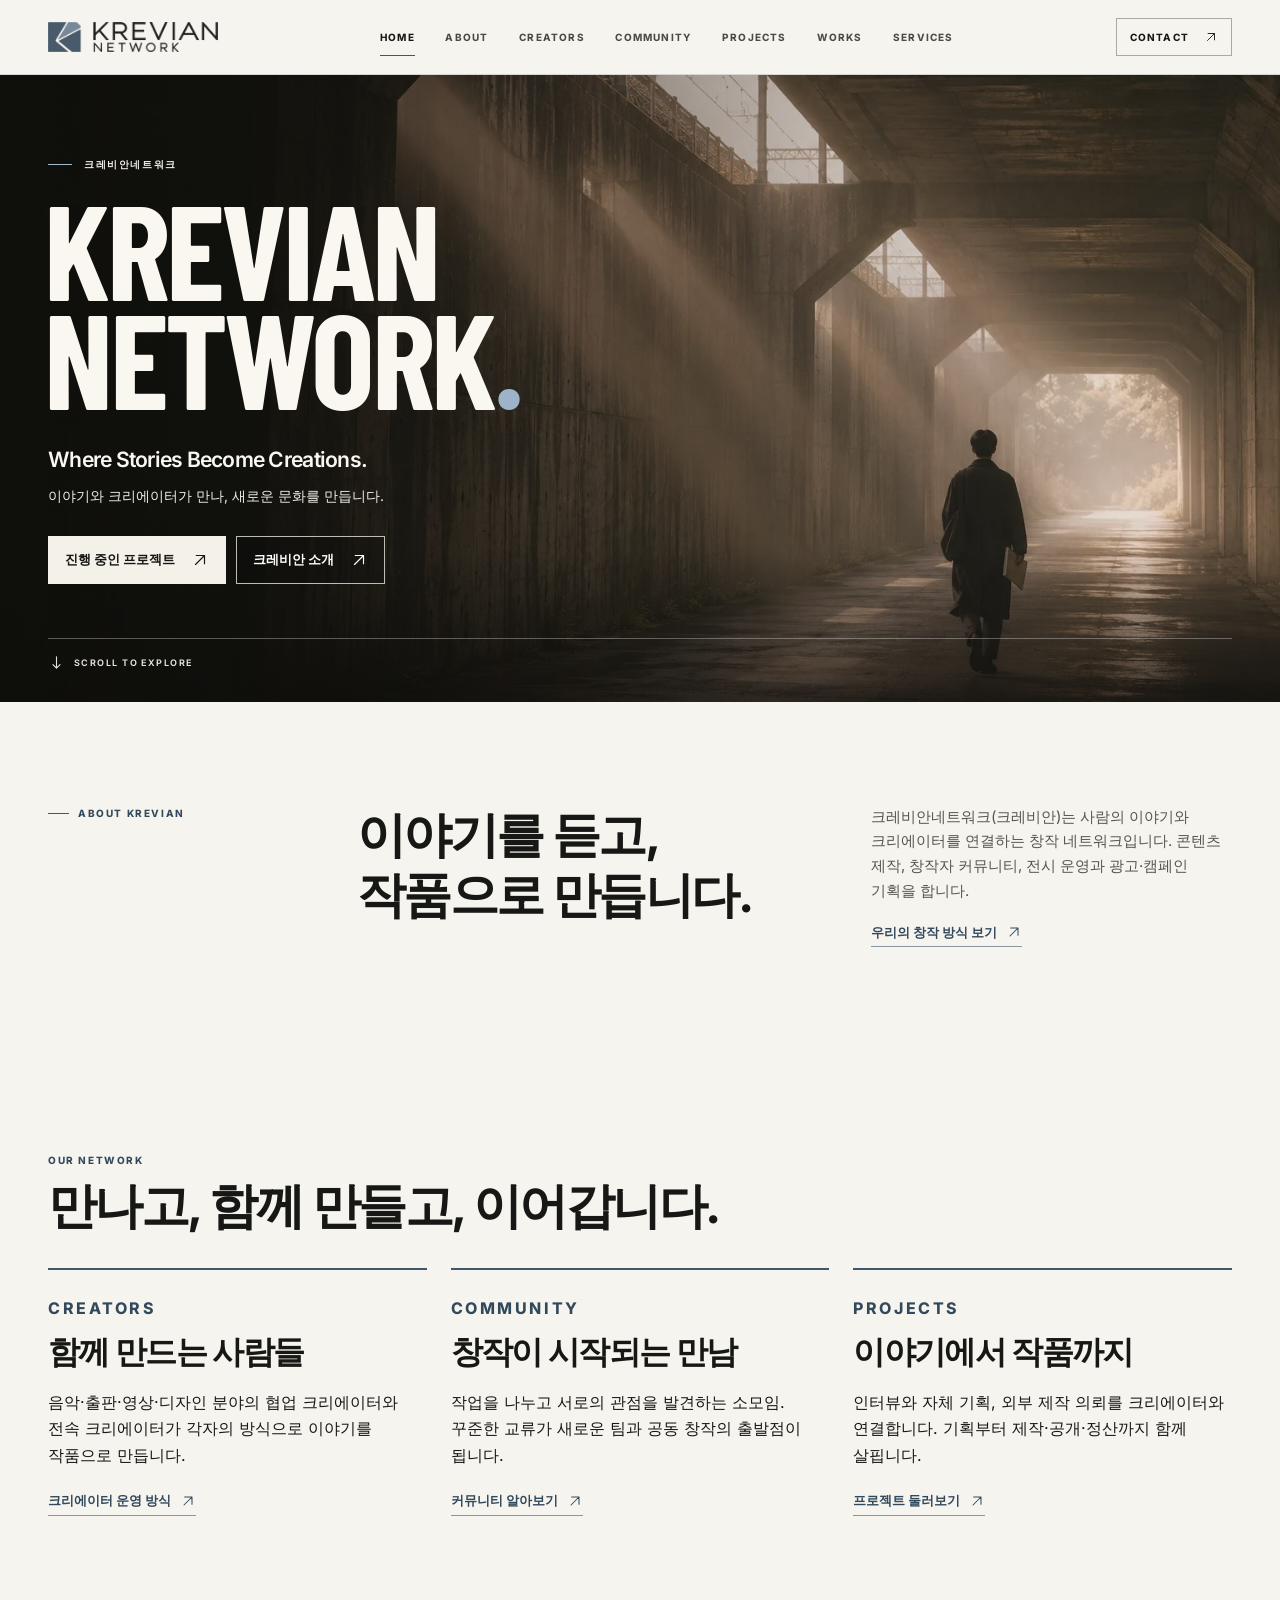
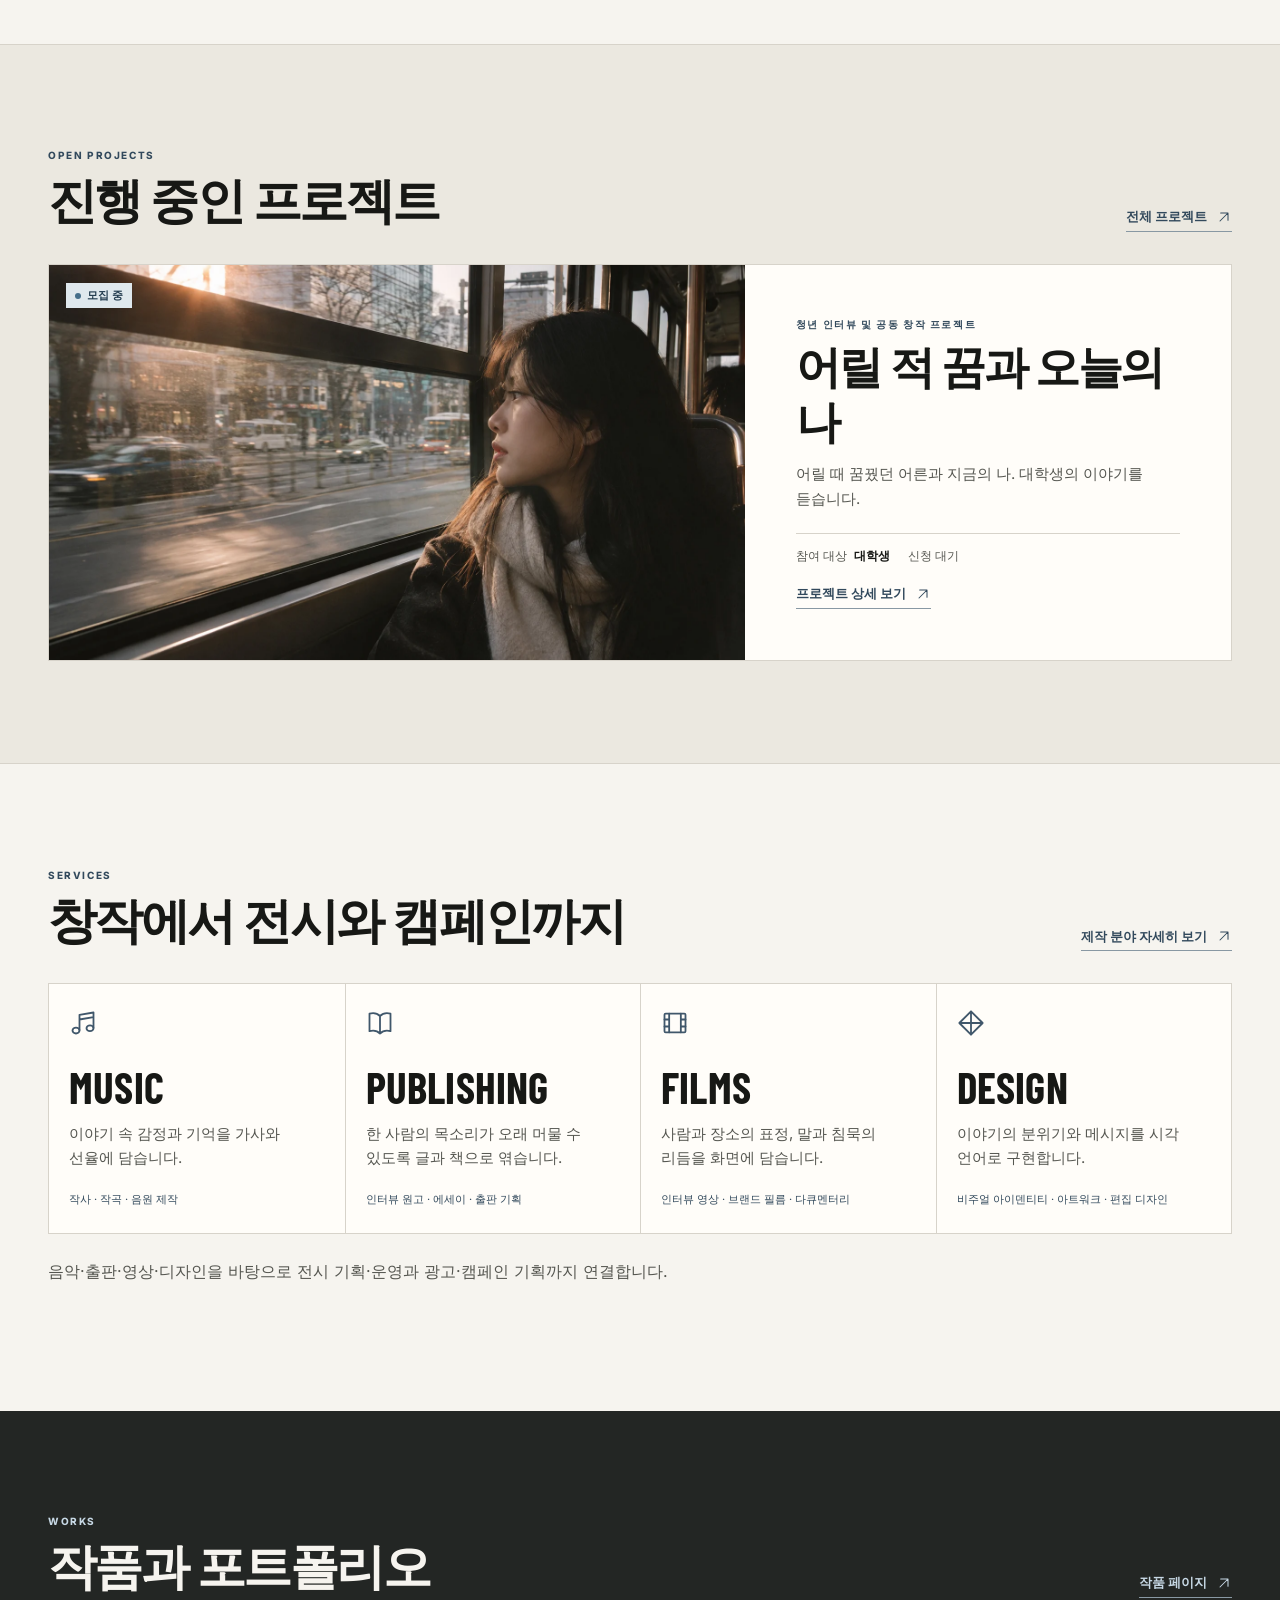
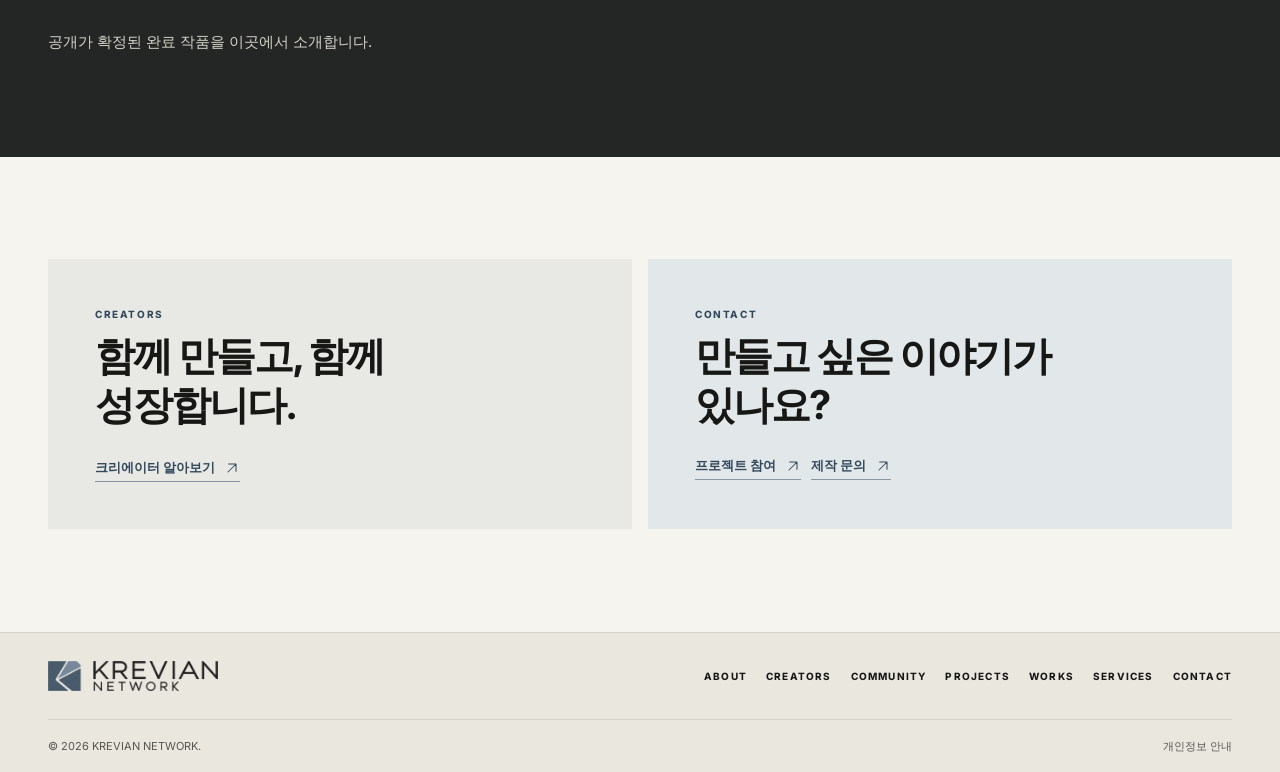
<file: index.html>
<!DOCTYPE html><html lang="ko"><head><meta charSet="utf-8"/><meta name="viewport" content="width=device-width, initial-scale=1"/><link rel="stylesheet" href="_next/static/css/90b5fcaf06d59198.css" data-precedence="next"/><meta name="description" content="크레비안네트워크(크레비안)는 사람의 이야기와 크리에이터를 연결하는 창작 네트워크입니다. 콘텐츠 제작, 창작자 커뮤니티, 전시 운영과 광고·캠페인 기획을 합니다."/><link rel="canonical" href="https://krevian-pd.art/"/><meta name="google-site-verification" content="pJuSFLHGsSRSgvp0l23GIhP0J8r2oN1fy8HzkA71kTw"/><meta name="naver-site-verification" content="f6e91b881ddd0055997c91430da2728e52274e86"/><meta property="og:title" content="크레비안네트워크 공식 웹사이트 | KREVIAN NETWORK"/><meta property="og:description" content="크레비안네트워크(크레비안)는 사람의 이야기와 크리에이터를 연결하는 창작 네트워크입니다. 콘텐츠 제작, 창작자 커뮤니티, 전시 운영과 광고·캠페인 기획을 합니다."/><meta property="og:site_name" content="크레비안네트워크"/><meta property="og:locale" content="ko_KR"/><meta property="og:image" content="https://krevian-pd.art/images/underpass.webp"/><meta property="og:image:width" content="1536"/><meta property="og:image:height" content="1024"/><meta property="og:type" content="website"/><meta name="twitter:card" content="summary_large_image"/><meta name="twitter:title" content="크레비안네트워크 공식 웹사이트 | KREVIAN NETWORK"/><meta name="twitter:description" content="크레비안네트워크(크레비안)는 사람의 이야기와 크리에이터를 연결하는 창작 네트워크입니다. 콘텐츠 제작, 창작자 커뮤니티, 전시 운영과 광고·캠페인 기획을 합니다."/><meta name="twitter:image" content="https://krevian-pd.art/images/underpass.webp"/><meta name="twitter:image:width" content="1536"/><meta name="twitter:image:height" content="1024"/><link rel="icon" href="icon.png?07f0030065e5c765" type="image/png"/><title>크레비안네트워크 공식 웹사이트 | KREVIAN NETWORK</title></head><body><div hidden=""><!--$--><!--/$--></div><a class="skip" href="#main">본문으로 건너뛰기</a><header class="header"><div class="head-inner"><a class="wordmark" aria-label="KREVIAN NETWORK 홈" href="./"><img alt="" loading="lazy" width="1560" height="277" decoding="async" data-nimg="1" style="color:transparent" src="images/krevian-network-logo.webp"/></a><nav class="desktop-nav" aria-label="주 메뉴"><a aria-current="page" href="./">HOME</a><a href="about/">ABOUT</a><a href="creators/">CREATORS</a><a href="community/">COMMUNITY</a><a href="projects/">PROJECTS</a><a href="works/">WORKS</a><a href="services/">SERVICES</a></nav><a class="top-contact desktop-contact" href="contact/">CONTACT <svg width="14" height="14" viewBox="0 0 24 24" fill="none" stroke="currentColor" stroke-width="1.55" stroke-linecap="round" stroke-linejoin="round" aria-hidden="true"><path d="M6 18 18 6M7 6h11v11"></path></svg></a><details class="mobile-nav"><summary aria-label="메뉴 열기"><span></span><span></span></summary><nav aria-label="모바일 주 메뉴"><a aria-current="page" href="./">HOME</a><a href="about/">ABOUT</a><a href="creators/">CREATORS</a><a href="community/">COMMUNITY</a><a href="projects/">PROJECTS</a><a href="works/">WORKS</a><a href="services/">SERVICES</a><a href="contact/">CONTACT</a></nav></details></div></header><main id="main"><script type="application/ld+json">{"@context":"https://schema.org","@type":"WebSite","name":"크레비안네트워크","alternateName":["크레비안","KREVIAN NETWORK"],"url":"https://krevian-pd.art/"}</script><section class="hero"><div class="photo "><img alt="" decoding="async" data-nimg="fill" style="position:absolute;height:100%;width:100%;left:0;top:0;right:0;bottom:0;color:transparent" src="images/underpass.webp"/></div><div class="hero-shade"></div><div class="wrap hero-inner"><div class="hero-copy"><p class="eyebrow hero-kicker"><span></span> <!-- -->크레비안네트워크</p><h1>KREVIAN<br/>NETWORK<span>.</span></h1><p class="slogan">Where Stories Become Creations.</p><p class="hero-korean">이야기와 크리에이터가 만나, 새로운 문화를 만듭니다.</p><div class="button-row"><a class="button " href="projects/">진행 중인 프로젝트<svg width="18" height="18" viewBox="0 0 24 24" fill="none" stroke="currentColor" stroke-width="1.55" stroke-linecap="round" stroke-linejoin="round" aria-hidden="true"><path d="M6 18 18 6M7 6h11v11"></path></svg></a><a class="button outline" href="about/">크레비안 소개<svg width="18" height="18" viewBox="0 0 24 24" fill="none" stroke="currentColor" stroke-width="1.55" stroke-linecap="round" stroke-linejoin="round" aria-hidden="true"><path d="M6 18 18 6M7 6h11v11"></path></svg></a></div></div><div class="hero-bottom"><a href="#about-home" aria-label="브랜드 소개로 이동"><svg width="17" height="17" viewBox="0 0 24 24" fill="none" stroke="currentColor" stroke-width="1.55" stroke-linecap="round" stroke-linejoin="round" aria-hidden="true"><path d="M12 4v16m-5-5 5 5 5-5"></path></svg> SCROLL TO EXPLORE</a></div></div></section><section id="about-home" class="section wrap about-home"><p class="eyebrow ruled">ABOUT KREVIAN</p><h2>이야기를 듣고,<br/>작품으로 만듭니다.</h2><div><p>크레비안네트워크(크레비안)는 사람의 이야기와 크리에이터를 연결하는 창작 네트워크입니다. 콘텐츠 제작, 창작자 커뮤니티, 전시 운영과 광고·캠페인 기획을 합니다.</p><a class="text-link" href="about/">우리의 창작 방식 보기<!-- --> <svg width="16" height="16" viewBox="0 0 24 24" fill="none" stroke="currentColor" stroke-width="1.55" stroke-linecap="round" stroke-linejoin="round" aria-hidden="true"><path d="M6 18 18 6M7 6h11v11"></path></svg></a></div></section><section class="section wrap"><div class="section-heading"><div><p class="eyebrow">OUR NETWORK</p><h2>만나고, 함께 만들고, 이어갑니다.</h2></div></div><div class="network-grid"><article><p class="eyebrow">CREATORS</p><h3>함께 만드는 사람들</h3><p>음악·출판·영상·디자인 분야의 협업 크리에이터와 전속 크리에이터가 각자의 방식으로 이야기를 작품으로 만듭니다.</p><a class="text-link" href="creators/">크리에이터 운영 방식<!-- --> <svg width="16" height="16" viewBox="0 0 24 24" fill="none" stroke="currentColor" stroke-width="1.55" stroke-linecap="round" stroke-linejoin="round" aria-hidden="true"><path d="M6 18 18 6M7 6h11v11"></path></svg></a></article><article><p class="eyebrow">COMMUNITY</p><h3>창작이 시작되는 만남</h3><p>작업을 나누고 서로의 관점을 발견하는 소모임. 꾸준한 교류가 새로운 팀과 공동 창작의 출발점이 됩니다.</p><a class="text-link" href="community/">커뮤니티 알아보기<!-- --> <svg width="16" height="16" viewBox="0 0 24 24" fill="none" stroke="currentColor" stroke-width="1.55" stroke-linecap="round" stroke-linejoin="round" aria-hidden="true"><path d="M6 18 18 6M7 6h11v11"></path></svg></a></article><article><p class="eyebrow">PROJECTS</p><h3>이야기에서 작품까지</h3><p>인터뷰와 자체 기획, 외부 제작 의뢰를 크리에이터와 연결합니다. 기획부터 제작·공개·정산까지 함께 살핍니다.</p><a class="text-link" href="projects/">프로젝트 둘러보기<!-- --> <svg width="16" height="16" viewBox="0 0 24 24" fill="none" stroke="currentColor" stroke-width="1.55" stroke-linecap="round" stroke-linejoin="round" aria-hidden="true"><path d="M6 18 18 6M7 6h11v11"></path></svg></a></article></div></section><section class="section projects-home"><div class="wrap"><div class="section-heading"><div><p class="eyebrow">OPEN PROJECTS</p><h2>진행 중인 프로젝트</h2></div><a class="text-link" href="projects/">전체 프로젝트<!-- --> <svg width="16" height="16" viewBox="0 0 24 24" fill="none" stroke="currentColor" stroke-width="1.55" stroke-linecap="round" stroke-linejoin="round" aria-hidden="true"><path d="M6 18 18 6M7 6h11v11"></path></svg></a></div><article class="project-card"><a class="project-image" aria-label="어릴 적 꿈과 오늘의 나 상세 보기" href="projects/dreamed-adult/"><div class="photo "><img alt="" loading="lazy" decoding="async" data-nimg="fill" style="position:absolute;height:100%;width:100%;left:0;top:0;right:0;bottom:0;color:transparent" src="images/dreamed-adult.webp"/></div><span class="image-status"><span class="status is-open"><i></i>모집 중</span></span></a><div class="project-copy"><span class="eyebrow">청년 인터뷰 및 공동 창작 프로젝트</span><h3><a href="projects/dreamed-adult/">어릴 적 꿈과 오늘의 나</a></h3><p>어릴 때 꿈꿨던 어른과 지금의 나. 대학생의 이야기를 듣습니다.</p><div class="project-meta"><span>참여 대상 <b>대학생</b></span><span>신청 대기</span></div><a class="text-link" href="projects/dreamed-adult/">프로젝트 상세 보기<!-- --> <svg width="16" height="16" viewBox="0 0 24 24" fill="none" stroke="currentColor" stroke-width="1.55" stroke-linecap="round" stroke-linejoin="round" aria-hidden="true"><path d="M6 18 18 6M7 6h11v11"></path></svg></a></div></article></div></section><section class="section wrap"><div class="section-heading"><div><p class="eyebrow">SERVICES</p><h2>창작에서 전시와 캠페인까지</h2></div><a class="text-link" href="services/">제작 분야 자세히 보기<!-- --> <svg width="16" height="16" viewBox="0 0 24 24" fill="none" stroke="currentColor" stroke-width="1.55" stroke-linecap="round" stroke-linejoin="round" aria-hidden="true"><path d="M6 18 18 6M7 6h11v11"></path></svg></a></div><div class="discipline-grid"><article><svg width="28" height="28" viewBox="0 0 24 24" fill="none" stroke="currentColor" stroke-width="1.55" stroke-linecap="round" stroke-linejoin="round" aria-hidden="true"><path d="M9 18V5l12-2v13M9 9l12-2"></path><ellipse cx="6" cy="18.5" rx="3" ry="2.5"></ellipse><ellipse cx="18" cy="16.5" rx="3" ry="2.5"></ellipse></svg><h3>MUSIC</h3><p>이야기 속 감정과 기억을 가사와 선율에 담습니다.</p><small>작사 · 작곡 · 음원 제작</small></article><article><svg width="28" height="28" viewBox="0 0 24 24" fill="none" stroke="currentColor" stroke-width="1.55" stroke-linecap="round" stroke-linejoin="round" aria-hidden="true"><path d="M12 6c-2-2-5-3-9-2v15c4-1 7 0 9 2 2-2 5-3 9-2V4c-4-1-7 0-9 2Zm0 0v15"></path></svg><h3>PUBLISHING</h3><p>한 사람의 목소리가 오래 머물 수 있도록 글과 책으로 엮습니다.</p><small>인터뷰 원고 · 에세이 · 출판 기획</small></article><article><svg width="28" height="28" viewBox="0 0 24 24" fill="none" stroke="currentColor" stroke-width="1.55" stroke-linecap="round" stroke-linejoin="round" aria-hidden="true"><rect x="3" y="4" width="18" height="16" rx="1"></rect><path d="M7 4v16m10-16v16M3 9h4m-4 6h4m10-6h4m-4 6h4"></path></svg><h3>FILMS</h3><p>사람과 장소의 표정, 말과 침묵의 리듬을 화면에 담습니다.</p><small>인터뷰 영상 · 브랜드 필름 · 다큐멘터리</small></article><article><svg width="28" height="28" viewBox="0 0 24 24" fill="none" stroke="currentColor" stroke-width="1.55" stroke-linecap="round" stroke-linejoin="round" aria-hidden="true"><path d="m12 2 10 10-10 10L2 12l10-10Zm0 0v20M2 12h20"></path></svg><h3>DESIGN</h3><p>이야기의 분위기와 메시지를 시각 언어로 구현합니다.</p><small>비주얼 아이덴티티 · 아트워크 · 편집 디자인</small></article></div><p class="network-note">음악·출판·영상·디자인을 바탕으로 전시 기획·운영과 광고·캠페인 기획까지 연결합니다.</p></section><section class="section works-home"><div class="wrap"><div class="section-heading"><div><p class="eyebrow">WORKS</p><h2>작품과 포트폴리오</h2></div><a class="text-link" href="works/">작품 페이지<!-- --> <svg width="16" height="16" viewBox="0 0 24 24" fill="none" stroke="currentColor" stroke-width="1.55" stroke-linecap="round" stroke-linejoin="round" aria-hidden="true"><path d="M6 18 18 6M7 6h11v11"></path></svg></a></div><p>공개가 확정된 완료 작품을 이곳에서 소개합니다.</p></div></section><section class="section wrap home-invitations"><article><p class="eyebrow">CREATORS</p><h2>함께 만들고, 함께 성장합니다.</h2><a class="text-link" href="creators/">크리에이터 알아보기<!-- --> <svg width="16" height="16" viewBox="0 0 24 24" fill="none" stroke="currentColor" stroke-width="1.55" stroke-linecap="round" stroke-linejoin="round" aria-hidden="true"><path d="M6 18 18 6M7 6h11v11"></path></svg></a></article><article><p class="eyebrow">CONTACT</p><h2>만들고 싶은 이야기가 있나요?</h2><div class="button-row"><a class="text-link" href="projects/">프로젝트 참여<!-- --> <svg width="16" height="16" viewBox="0 0 24 24" fill="none" stroke="currentColor" stroke-width="1.55" stroke-linecap="round" stroke-linejoin="round" aria-hidden="true"><path d="M6 18 18 6M7 6h11v11"></path></svg></a><a class="text-link" href="contact/">제작 문의<!-- --> <svg width="16" height="16" viewBox="0 0 24 24" fill="none" stroke="currentColor" stroke-width="1.55" stroke-linecap="round" stroke-linejoin="round" aria-hidden="true"><path d="M6 18 18 6M7 6h11v11"></path></svg></a></div></article></section></main><footer class="footer"><div class="wrap footer-main"><a class="wordmark" aria-label="KREVIAN NETWORK 홈" href="./"><img alt="" loading="lazy" width="1560" height="277" decoding="async" data-nimg="1" style="color:transparent" src="images/krevian-network-logo.webp"/></a><nav aria-label="하단 메뉴"><a href="about/">ABOUT</a><a href="creators/">CREATORS</a><a href="community/">COMMUNITY</a><a href="projects/">PROJECTS</a><a href="works/">WORKS</a><a href="services/">SERVICES</a><a href="contact/">CONTACT</a></nav></div><div class="wrap footer-base"><span>© <!-- -->2026<!-- --> KREVIAN NETWORK.</span><a href="privacy/">개인정보 안내</a></div></footer><!--$--><!--/$--></body></html>
</file>
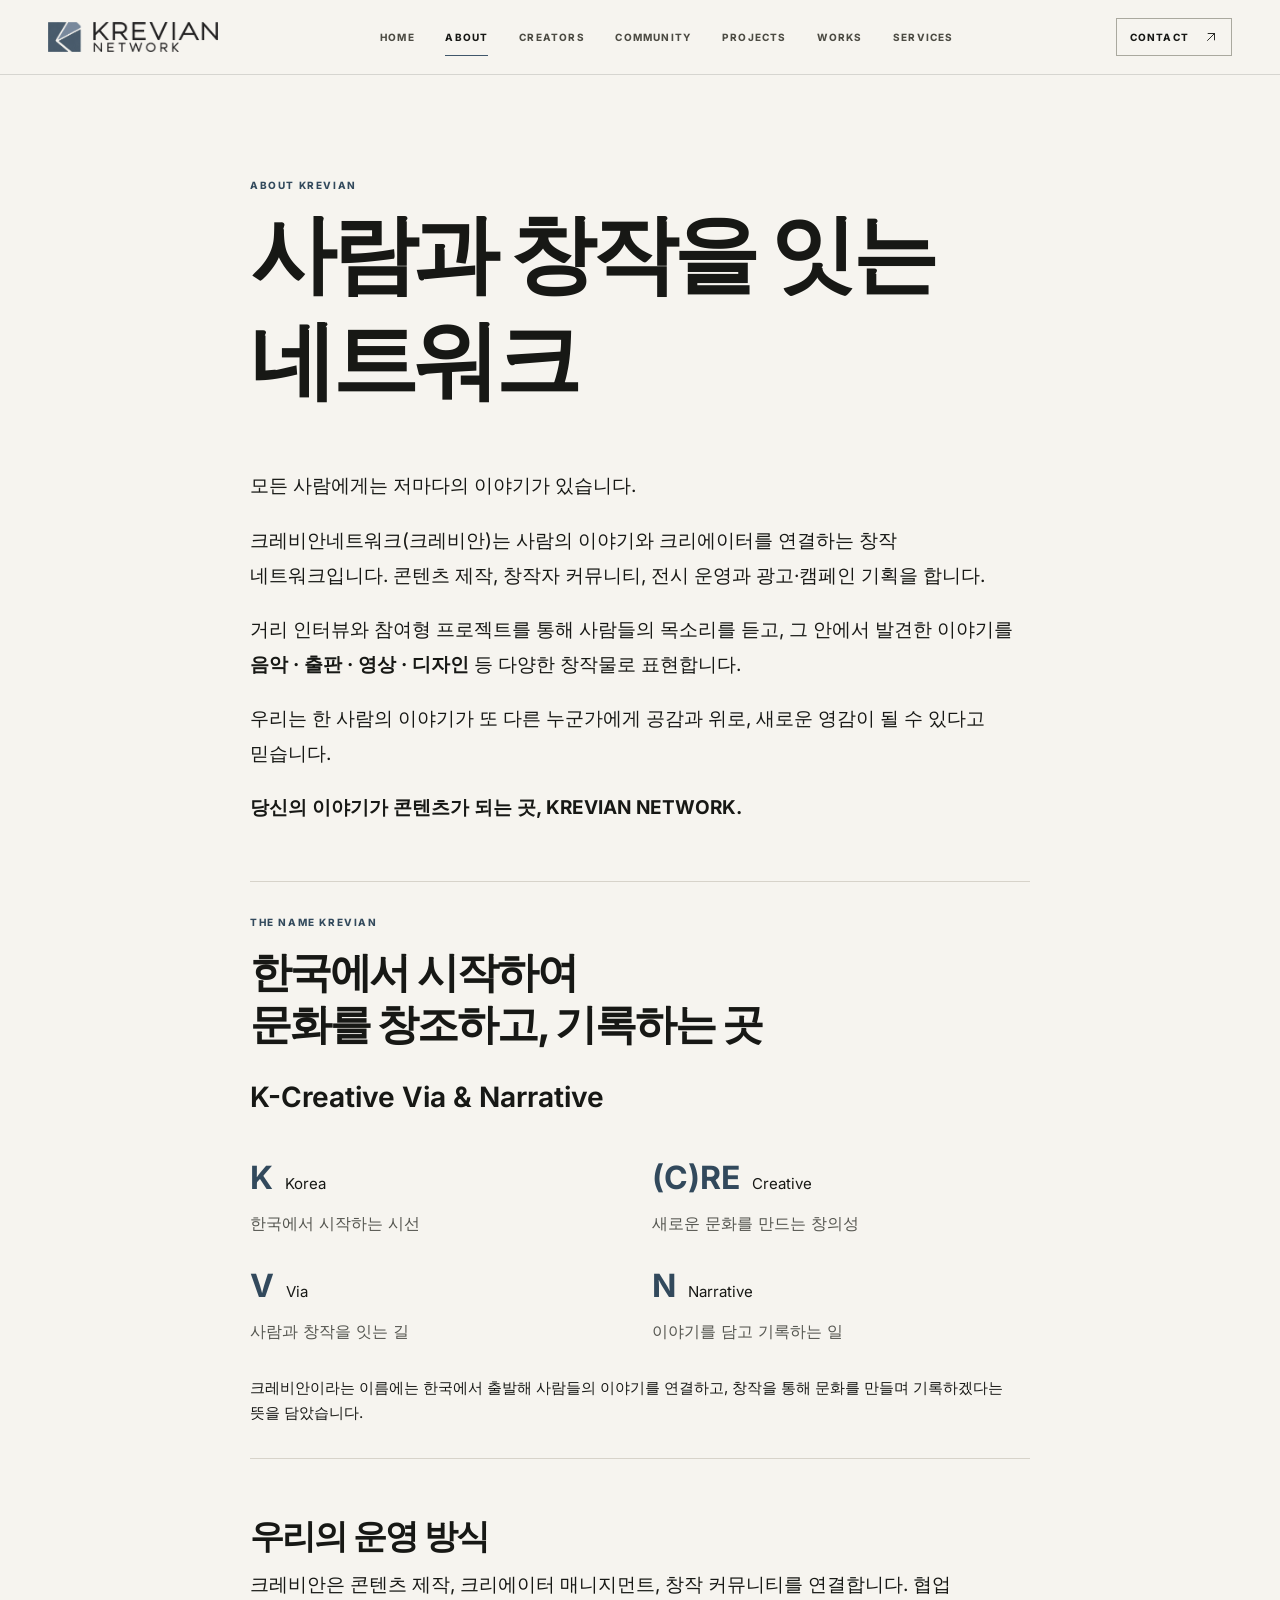
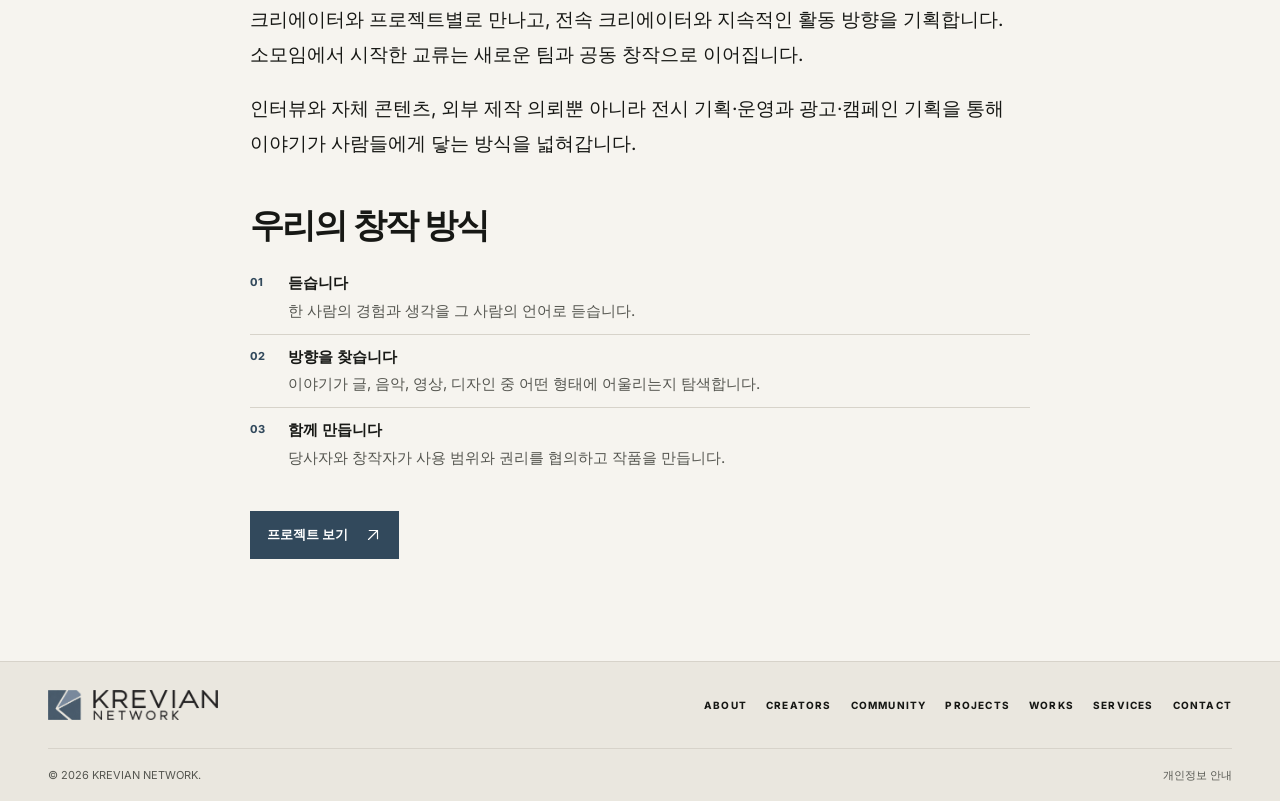
<file: about/index.html>
<!DOCTYPE html><html lang="ko"><head><meta charSet="utf-8"/><meta name="viewport" content="width=device-width, initial-scale=1"/><link rel="stylesheet" href="../_next/static/css/90b5fcaf06d59198.css" data-precedence="next"/><meta name="description" content="크레비안네트워크(크레비안)는 사람의 이야기와 크리에이터를 연결하는 창작 네트워크입니다. 콘텐츠 제작, 창작자 커뮤니티, 전시 운영과 광고·캠페인 기획을 합니다."/><link rel="canonical" href="https://krevian-pd.art/about/"/><meta name="google-site-verification" content="pJuSFLHGsSRSgvp0l23GIhP0J8r2oN1fy8HzkA71kTw"/><meta name="naver-site-verification" content="f6e91b881ddd0055997c91430da2728e52274e86"/><meta property="og:title" content="크레비안네트워크 공식 웹사이트 | KREVIAN NETWORK"/><meta property="og:description" content="크레비안네트워크(크레비안)는 사람의 이야기와 크리에이터를 연결하는 창작 네트워크입니다. 콘텐츠 제작, 창작자 커뮤니티, 전시 운영과 광고·캠페인 기획을 합니다."/><meta property="og:site_name" content="크레비안네트워크"/><meta property="og:locale" content="ko_KR"/><meta property="og:image" content="https://krevian-pd.art/images/underpass.webp"/><meta property="og:image:width" content="1536"/><meta property="og:image:height" content="1024"/><meta property="og:type" content="website"/><meta name="twitter:card" content="summary_large_image"/><meta name="twitter:title" content="크레비안네트워크 공식 웹사이트 | KREVIAN NETWORK"/><meta name="twitter:description" content="크레비안네트워크(크레비안)는 사람의 이야기와 크리에이터를 연결하는 창작 네트워크입니다. 콘텐츠 제작, 창작자 커뮤니티, 전시 운영과 광고·캠페인 기획을 합니다."/><meta name="twitter:image" content="https://krevian-pd.art/images/underpass.webp"/><meta name="twitter:image:width" content="1536"/><meta name="twitter:image:height" content="1024"/><link rel="icon" href="../icon.png?07f0030065e5c765" type="image/png"/><title>크레비안 소개 | KREVIAN NETWORK</title></head><body><div hidden=""><!--$--><!--/$--></div><a class="skip" href="#main">본문으로 건너뛰기</a><header class="header"><div class="head-inner"><a class="wordmark" aria-label="KREVIAN NETWORK 홈" href="../"><img alt="" loading="lazy" width="1560" height="277" decoding="async" data-nimg="1" style="color:transparent" src="../images/krevian-network-logo.webp"/></a><nav class="desktop-nav" aria-label="주 메뉴"><a href="../">HOME</a><a aria-current="page" href="./">ABOUT</a><a href="../creators/">CREATORS</a><a href="../community/">COMMUNITY</a><a href="../projects/">PROJECTS</a><a href="../works/">WORKS</a><a href="../services/">SERVICES</a></nav><a class="top-contact desktop-contact" href="../contact/">CONTACT <svg width="14" height="14" viewBox="0 0 24 24" fill="none" stroke="currentColor" stroke-width="1.55" stroke-linecap="round" stroke-linejoin="round" aria-hidden="true"><path d="M6 18 18 6M7 6h11v11"></path></svg></a><details class="mobile-nav"><summary aria-label="메뉴 열기"><span></span><span></span></summary><nav aria-label="모바일 주 메뉴"><a href="../">HOME</a><a aria-current="page" href="./">ABOUT</a><a href="../creators/">CREATORS</a><a href="../community/">COMMUNITY</a><a href="../projects/">PROJECTS</a><a href="../works/">WORKS</a><a href="../services/">SERVICES</a><a href="../contact/">CONTACT</a></nav></details></div></header><main id="main"><div class="wrap section narrow"><div class="page-intro"><p class="eyebrow">ABOUT KREVIAN</p><h1>사람과 창작을 잇는 네트워크</h1></div><div class="prose about-story"><p>모든 사람에게는 저마다의 이야기가 있습니다.</p><p>크레비안네트워크(크레비안)는 사람의 이야기와 크리에이터를 연결하는 창작 네트워크입니다. 콘텐츠 제작, 창작자 커뮤니티, 전시 운영과 광고·캠페인 기획을 합니다.</p><p>거리 인터뷰와 참여형 프로젝트를 통해 사람들의 목소리를 듣고, 그 안에서 발견한 이야기를 <strong>음악 · 출판 · 영상 · 디자인</strong> 등 다양한 창작물로 표현합니다.</p><p>우리는 한 사람의 이야기가 또 다른 누군가에게 공감과 위로, 새로운 영감이 될 수 있다고 믿습니다.</p><p><strong>당신의 이야기가 콘텐츠가 되는 곳, KREVIAN NETWORK.</strong></p><section class="brand-meaning" aria-labelledby="brand-meaning-title"><p class="eyebrow">THE NAME KREVIAN</p><h2 id="brand-meaning-title">한국에서 시작하여<br/>문화를 창조하고, 기록하는 곳</h2><p class="brand-expression" lang="en">K-Creative Via &amp; Narrative</p><dl class="meaning-grid"><div><dt><strong>K</strong><span lang="en">Korea</span></dt><dd>한국에서 시작하는 시선</dd></div><div><dt><strong>(C)RE</strong><span lang="en">Creative</span></dt><dd>새로운 문화를 만드는 창의성</dd></div><div><dt><strong>V</strong><span lang="en">Via</span></dt><dd>사람과 창작을 잇는 길</dd></div><div><dt><strong>N</strong><span lang="en">Narrative</span></dt><dd>이야기를 담고 기록하는 일</dd></div></dl><p>크레비안이라는 이름에는 한국에서 출발해 사람들의 이야기를 연결하고, 창작을 통해 문화를 만들며 기록하겠다는 뜻을 담았습니다.</p></section><h2>우리의 운영 방식</h2><p>크레비안은 콘텐츠 제작, 크리에이터 매니지먼트, 창작 커뮤니티를 연결합니다. 협업 크리에이터와 프로젝트별로 만나고, 전속 크리에이터와 지속적인 활동 방향을 기획합니다. 소모임에서 시작한 교류는 새로운 팀과 공동 창작으로 이어집니다.</p><p>인터뷰와 자체 콘텐츠, 외부 제작 의뢰뿐 아니라 전시 기획·운영과 광고·캠페인 기획을 통해 이야기가 사람들에게 닿는 방식을 넓혀갑니다.</p><h2>우리의 창작 방식</h2><ol class="process"><li><strong>듣습니다</strong><p>한 사람의 경험과 생각을 그 사람의 언어로 듣습니다.</p></li><li><strong>방향을 찾습니다</strong><p>이야기가 글, 음악, 영상, 디자인 중 어떤 형태에 어울리는지 탐색합니다.</p></li><li><strong>함께 만듭니다</strong><p>당사자와 창작자가 사용 범위와 권리를 협의하고 작품을 만듭니다.</p></li></ol><a class="button " href="../projects/">프로젝트 보기<svg width="18" height="18" viewBox="0 0 24 24" fill="none" stroke="currentColor" stroke-width="1.55" stroke-linecap="round" stroke-linejoin="round" aria-hidden="true"><path d="M6 18 18 6M7 6h11v11"></path></svg></a></div></div></main><footer class="footer"><div class="wrap footer-main"><a class="wordmark" aria-label="KREVIAN NETWORK 홈" href="../"><img alt="" loading="lazy" width="1560" height="277" decoding="async" data-nimg="1" style="color:transparent" src="../images/krevian-network-logo.webp"/></a><nav aria-label="하단 메뉴"><a href="./">ABOUT</a><a href="../creators/">CREATORS</a><a href="../community/">COMMUNITY</a><a href="../projects/">PROJECTS</a><a href="../works/">WORKS</a><a href="../services/">SERVICES</a><a href="../contact/">CONTACT</a></nav></div><div class="wrap footer-base"><span>© <!-- -->2026<!-- --> KREVIAN NETWORK.</span><a href="../privacy/">개인정보 안내</a></div></footer><!--$--><!--/$--></body></html>
</file>
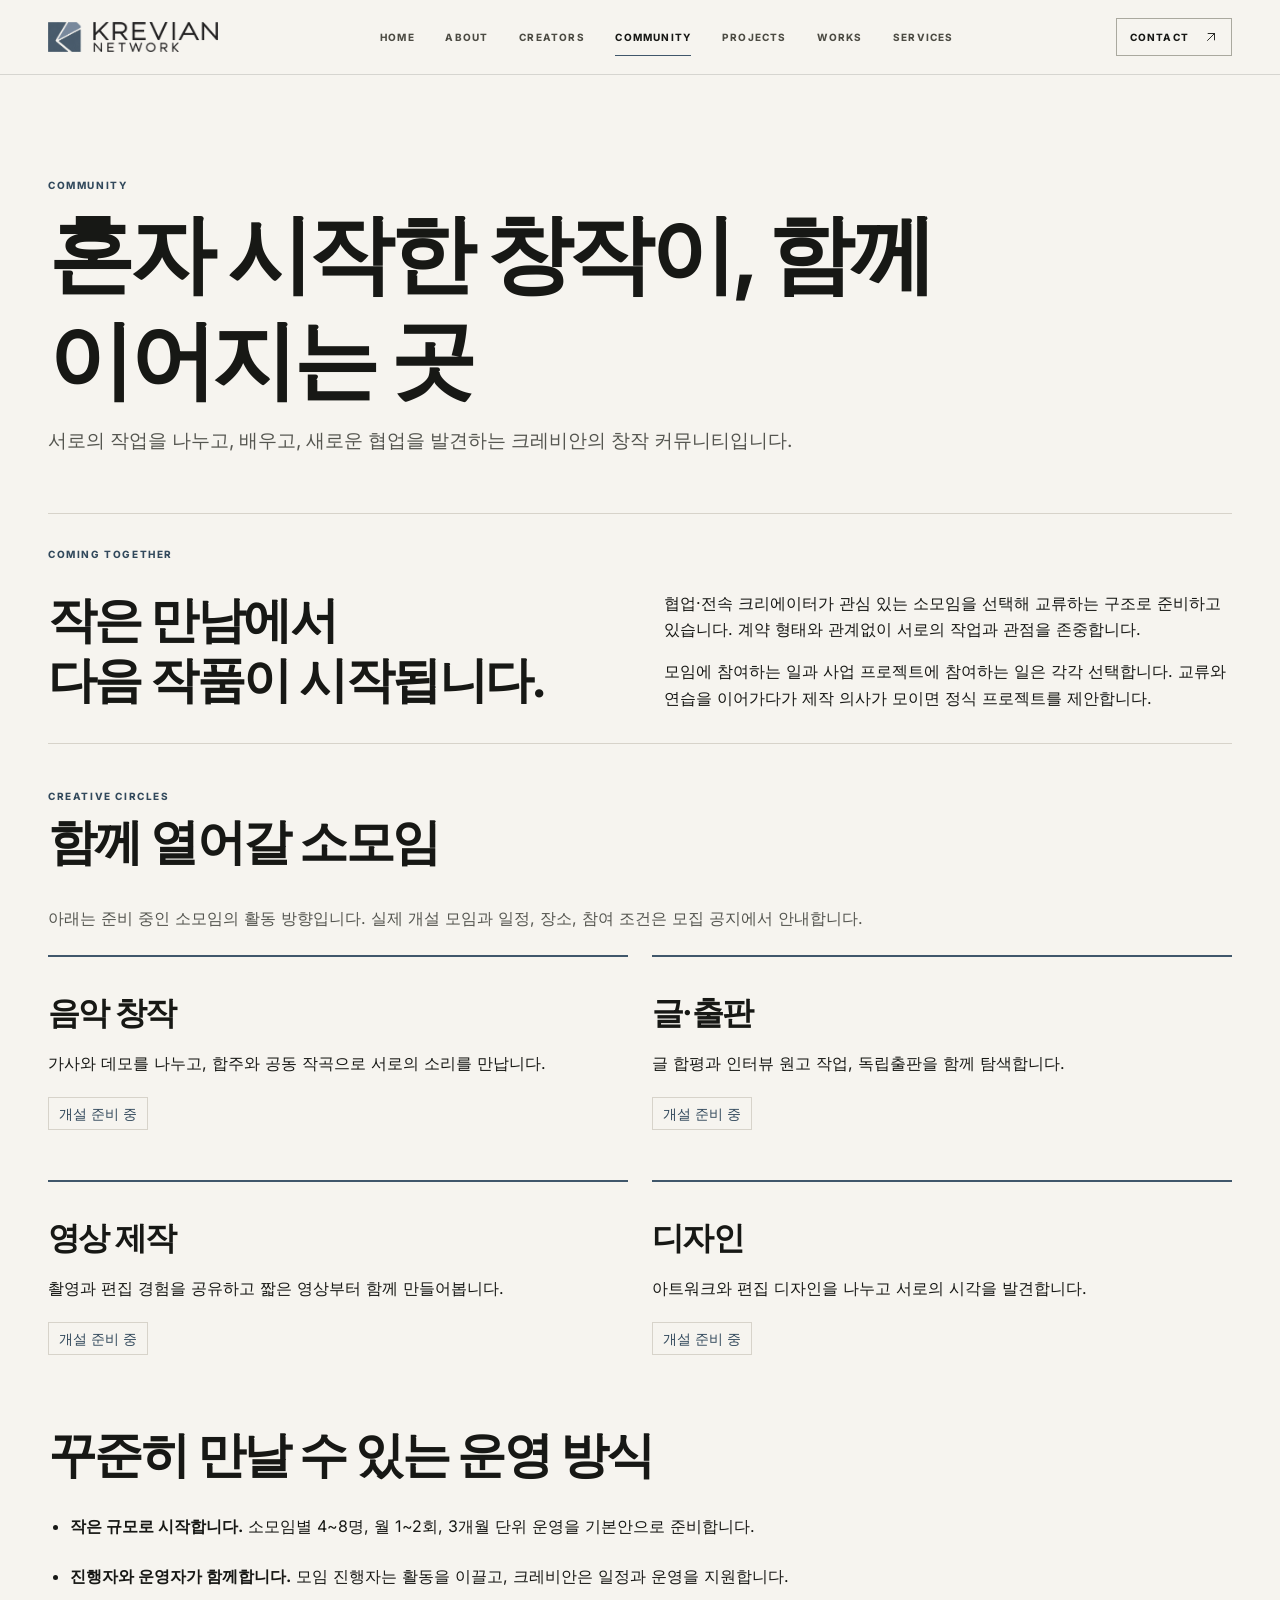
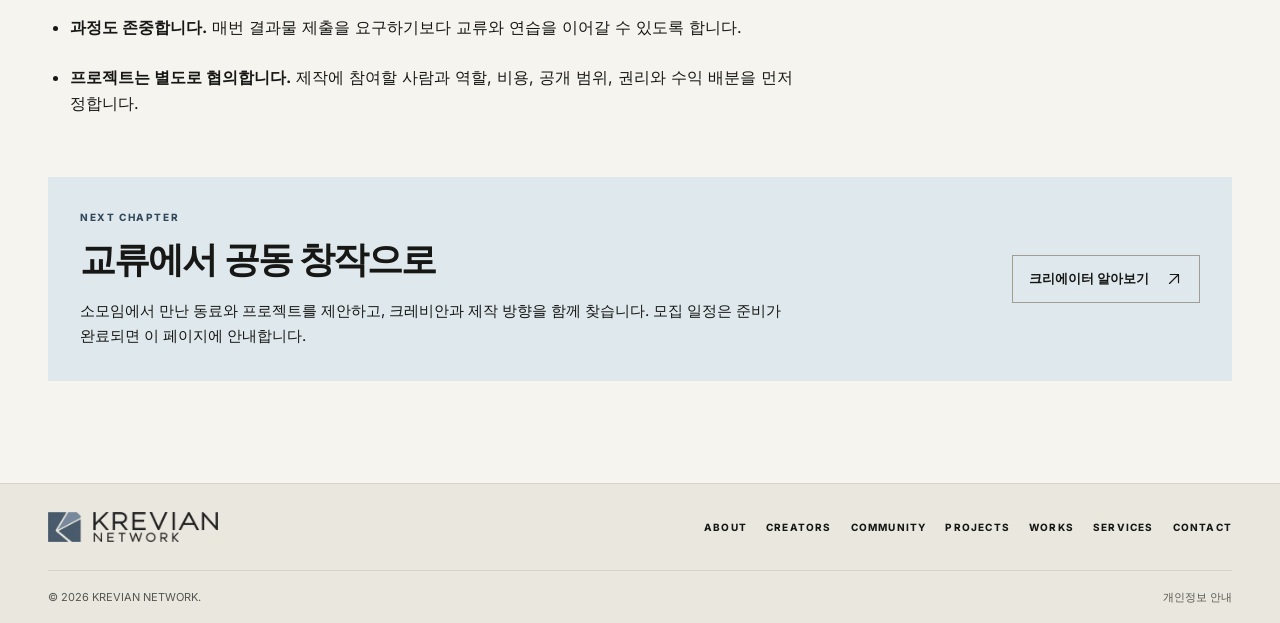
<file: community/index.html>
<!DOCTYPE html><html lang="ko"><head><meta charSet="utf-8"/><meta name="viewport" content="width=device-width, initial-scale=1"/><link rel="stylesheet" href="../_next/static/css/90b5fcaf06d59198.css" data-precedence="next"/><meta name="description" content="크레비안네트워크(크레비안)는 사람의 이야기와 크리에이터를 연결하는 창작 네트워크입니다. 콘텐츠 제작, 창작자 커뮤니티, 전시 운영과 광고·캠페인 기획을 합니다."/><link rel="canonical" href="https://krevian-pd.art/community/"/><meta name="google-site-verification" content="pJuSFLHGsSRSgvp0l23GIhP0J8r2oN1fy8HzkA71kTw"/><meta name="naver-site-verification" content="f6e91b881ddd0055997c91430da2728e52274e86"/><meta property="og:title" content="크레비안네트워크 공식 웹사이트 | KREVIAN NETWORK"/><meta property="og:description" content="크레비안네트워크(크레비안)는 사람의 이야기와 크리에이터를 연결하는 창작 네트워크입니다. 콘텐츠 제작, 창작자 커뮤니티, 전시 운영과 광고·캠페인 기획을 합니다."/><meta property="og:site_name" content="크레비안네트워크"/><meta property="og:locale" content="ko_KR"/><meta property="og:image" content="https://krevian-pd.art/images/underpass.webp"/><meta property="og:image:width" content="1536"/><meta property="og:image:height" content="1024"/><meta property="og:type" content="website"/><meta name="twitter:card" content="summary_large_image"/><meta name="twitter:title" content="크레비안네트워크 공식 웹사이트 | KREVIAN NETWORK"/><meta name="twitter:description" content="크레비안네트워크(크레비안)는 사람의 이야기와 크리에이터를 연결하는 창작 네트워크입니다. 콘텐츠 제작, 창작자 커뮤니티, 전시 운영과 광고·캠페인 기획을 합니다."/><meta name="twitter:image" content="https://krevian-pd.art/images/underpass.webp"/><meta name="twitter:image:width" content="1536"/><meta name="twitter:image:height" content="1024"/><link rel="icon" href="../icon.png?07f0030065e5c765" type="image/png"/><title>커뮤니티 | KREVIAN NETWORK</title></head><body><div hidden=""><!--$--><!--/$--></div><a class="skip" href="#main">본문으로 건너뛰기</a><header class="header"><div class="head-inner"><a class="wordmark" aria-label="KREVIAN NETWORK 홈" href="../"><img alt="" loading="lazy" width="1560" height="277" decoding="async" data-nimg="1" style="color:transparent" src="../images/krevian-network-logo.webp"/></a><nav class="desktop-nav" aria-label="주 메뉴"><a href="../">HOME</a><a href="../about/">ABOUT</a><a href="../creators/">CREATORS</a><a aria-current="page" href="./">COMMUNITY</a><a href="../projects/">PROJECTS</a><a href="../works/">WORKS</a><a href="../services/">SERVICES</a></nav><a class="top-contact desktop-contact" href="../contact/">CONTACT <svg width="14" height="14" viewBox="0 0 24 24" fill="none" stroke="currentColor" stroke-width="1.55" stroke-linecap="round" stroke-linejoin="round" aria-hidden="true"><path d="M6 18 18 6M7 6h11v11"></path></svg></a><details class="mobile-nav"><summary aria-label="메뉴 열기"><span></span><span></span></summary><nav aria-label="모바일 주 메뉴"><a href="../">HOME</a><a href="../about/">ABOUT</a><a href="../creators/">CREATORS</a><a aria-current="page" href="./">COMMUNITY</a><a href="../projects/">PROJECTS</a><a href="../works/">WORKS</a><a href="../services/">SERVICES</a><a href="../contact/">CONTACT</a></nav></details></div></header><main id="main"><div class="wrap section"><div class="page-intro"><p class="eyebrow">COMMUNITY</p><h1>혼자 시작한 창작이, 함께 이어지는 곳</h1><p class="lede">서로의 작업을 나누고, 배우고, 새로운 협업을 발견하는 크레비안의 창작 커뮤니티입니다.</p></div><div class="community-intro"><p class="eyebrow">COMING TOGETHER</p><h2>작은 만남에서<br/>다음 작품이 시작됩니다.</h2><div><p>협업·전속 크리에이터가 관심 있는 소모임을 선택해 교류하는 구조로 준비하고 있습니다. 계약 형태와 관계없이 서로의 작업과 관점을 존중합니다.</p><p>모임에 참여하는 일과 사업 프로젝트에 참여하는 일은 각각 선택합니다. 교류와 연습을 이어가다가 제작 의사가 모이면 정식 프로젝트를 제안합니다.</p></div></div><section class="section compact"><div class="section-heading"><div><p class="eyebrow">CREATIVE CIRCLES</p><h2>함께 열어갈 소모임</h2></div></div><p class="network-note">아래는 준비 중인 소모임의 활동 방향입니다. 실제 개설 모임과 일정, 장소, 참여 조건은 모집 공지에서 안내합니다.</p><div class="network-grid two"><article><h3>음악 창작</h3><p>가사와 데모를 나누고, 합주와 공동 작곡으로 서로의 소리를 만납니다.</p><span class="planned-label">개설 준비 중</span></article><article><h3>글·출판</h3><p>글 합평과 인터뷰 원고 작업, 독립출판을 함께 탐색합니다.</p><span class="planned-label">개설 준비 중</span></article><article><h3>영상 제작</h3><p>촬영과 편집 경험을 공유하고 짧은 영상부터 함께 만들어봅니다.</p><span class="planned-label">개설 준비 중</span></article><article><h3>디자인</h3><p>아트워크와 편집 디자인을 나누고 서로의 시각을 발견합니다.</p><span class="planned-label">개설 준비 중</span></article></div></section><section class="section compact narrow"><h2>꾸준히 만날 수 있는 운영 방식</h2><ul class="community-rules"><li><strong>작은 규모로 시작합니다.</strong> 소모임별 4~8명, 월 1~2회, 3개월 단위 운영을 기본안으로 준비합니다.</li><li><strong>진행자와 운영자가 함께합니다.</strong> 모임 진행자는 활동을 이끌고, 크레비안은 일정과 운영을 지원합니다.</li><li><strong>과정도 존중합니다.</strong> 매번 결과물 제출을 요구하기보다 교류와 연습을 이어갈 수 있도록 합니다.</li><li><strong>프로젝트는 별도로 협의합니다.</strong> 제작에 참여할 사람과 역할, 비용, 공개 범위, 권리와 수익 배분을 먼저 정합니다.</li></ul></section><section class="network-callout"><div><p class="eyebrow">NEXT CHAPTER</p><h2>교류에서 공동 창작으로</h2><p>소모임에서 만난 동료와 프로젝트를 제안하고, 크레비안과 제작 방향을 함께 찾습니다. 모집 일정은 준비가 완료되면 이 페이지에 안내합니다.</p></div><a class="button outline-ink" href="../creators/">크리에이터 알아보기<svg width="18" height="18" viewBox="0 0 24 24" fill="none" stroke="currentColor" stroke-width="1.55" stroke-linecap="round" stroke-linejoin="round" aria-hidden="true"><path d="M6 18 18 6M7 6h11v11"></path></svg></a></section></div></main><footer class="footer"><div class="wrap footer-main"><a class="wordmark" aria-label="KREVIAN NETWORK 홈" href="../"><img alt="" loading="lazy" width="1560" height="277" decoding="async" data-nimg="1" style="color:transparent" src="../images/krevian-network-logo.webp"/></a><nav aria-label="하단 메뉴"><a href="../about/">ABOUT</a><a href="../creators/">CREATORS</a><a href="./">COMMUNITY</a><a href="../projects/">PROJECTS</a><a href="../works/">WORKS</a><a href="../services/">SERVICES</a><a href="../contact/">CONTACT</a></nav></div><div class="wrap footer-base"><span>© <!-- -->2026<!-- --> KREVIAN NETWORK.</span><a href="../privacy/">개인정보 안내</a></div></footer><!--$--><!--/$--></body></html>
</file>
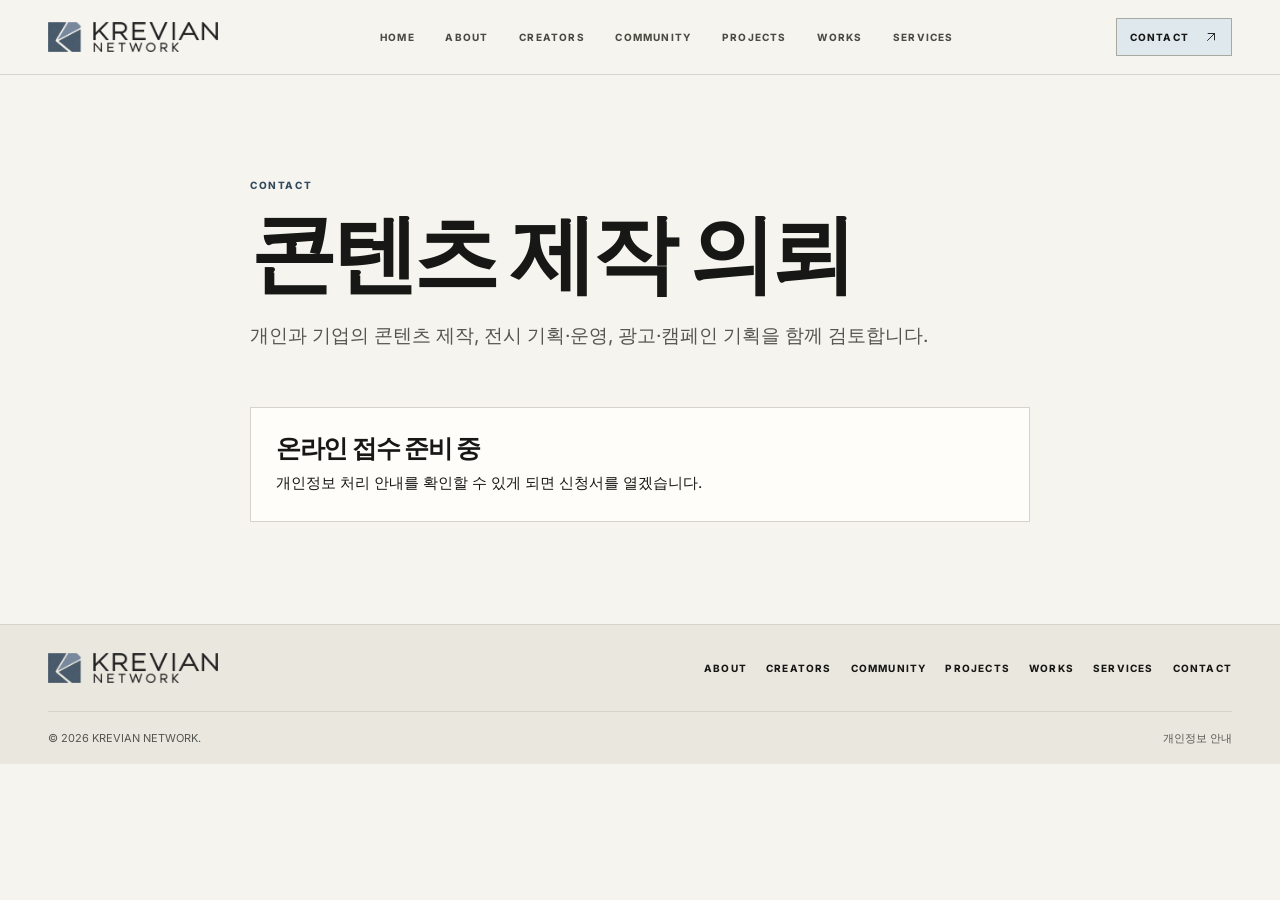
<file: contact/index.html>
<!DOCTYPE html><html lang="ko"><head><meta charSet="utf-8"/><meta name="viewport" content="width=device-width, initial-scale=1"/><link rel="stylesheet" href="../_next/static/css/90b5fcaf06d59198.css" data-precedence="next"/><meta name="description" content="크레비안네트워크(크레비안)는 사람의 이야기와 크리에이터를 연결하는 창작 네트워크입니다. 콘텐츠 제작, 창작자 커뮤니티, 전시 운영과 광고·캠페인 기획을 합니다."/><link rel="canonical" href="https://krevian-pd.art/contact/"/><meta name="google-site-verification" content="pJuSFLHGsSRSgvp0l23GIhP0J8r2oN1fy8HzkA71kTw"/><meta name="naver-site-verification" content="f6e91b881ddd0055997c91430da2728e52274e86"/><meta property="og:title" content="크레비안네트워크 공식 웹사이트 | KREVIAN NETWORK"/><meta property="og:description" content="크레비안네트워크(크레비안)는 사람의 이야기와 크리에이터를 연결하는 창작 네트워크입니다. 콘텐츠 제작, 창작자 커뮤니티, 전시 운영과 광고·캠페인 기획을 합니다."/><meta property="og:site_name" content="크레비안네트워크"/><meta property="og:locale" content="ko_KR"/><meta property="og:image" content="https://krevian-pd.art/images/underpass.webp"/><meta property="og:image:width" content="1536"/><meta property="og:image:height" content="1024"/><meta property="og:type" content="website"/><meta name="twitter:card" content="summary_large_image"/><meta name="twitter:title" content="크레비안네트워크 공식 웹사이트 | KREVIAN NETWORK"/><meta name="twitter:description" content="크레비안네트워크(크레비안)는 사람의 이야기와 크리에이터를 연결하는 창작 네트워크입니다. 콘텐츠 제작, 창작자 커뮤니티, 전시 운영과 광고·캠페인 기획을 합니다."/><meta name="twitter:image" content="https://krevian-pd.art/images/underpass.webp"/><meta name="twitter:image:width" content="1536"/><meta name="twitter:image:height" content="1024"/><link rel="icon" href="../icon.png?07f0030065e5c765" type="image/png"/><title>콘텐츠 제작 의뢰 | KREVIAN NETWORK</title></head><body><div hidden=""><!--$--><!--/$--></div><a class="skip" href="#main">본문으로 건너뛰기</a><header class="header"><div class="head-inner"><a class="wordmark" aria-label="KREVIAN NETWORK 홈" href="../"><img alt="" loading="lazy" width="1560" height="277" decoding="async" data-nimg="1" style="color:transparent" src="../images/krevian-network-logo.webp"/></a><nav class="desktop-nav" aria-label="주 메뉴"><a href="../">HOME</a><a href="../about/">ABOUT</a><a href="../creators/">CREATORS</a><a href="../community/">COMMUNITY</a><a href="../projects/">PROJECTS</a><a href="../works/">WORKS</a><a href="../services/">SERVICES</a></nav><a class="top-contact desktop-contact" aria-current="page" href="./">CONTACT <svg width="14" height="14" viewBox="0 0 24 24" fill="none" stroke="currentColor" stroke-width="1.55" stroke-linecap="round" stroke-linejoin="round" aria-hidden="true"><path d="M6 18 18 6M7 6h11v11"></path></svg></a><details class="mobile-nav"><summary aria-label="메뉴 열기"><span></span><span></span></summary><nav aria-label="모바일 주 메뉴"><a href="../">HOME</a><a href="../about/">ABOUT</a><a href="../creators/">CREATORS</a><a href="../community/">COMMUNITY</a><a href="../projects/">PROJECTS</a><a href="../works/">WORKS</a><a href="../services/">SERVICES</a><a aria-current="page" href="./">CONTACT</a></nav></details></div></header><main id="main"><div class="wrap section narrow"><div class="page-intro"><p class="eyebrow">CONTACT</p><h1>콘텐츠 제작 의뢰</h1><p class="lede">개인과 기업의 콘텐츠 제작, 전시 기획·운영, 광고·캠페인 기획을 함께 검토합니다.</p></div><div class="empty"><h2>온라인 접수 준비 중</h2><p>개인정보 처리 안내를 확인할 수 있게 되면 신청서를 열겠습니다.</p></div></div></main><footer class="footer"><div class="wrap footer-main"><a class="wordmark" aria-label="KREVIAN NETWORK 홈" href="../"><img alt="" loading="lazy" width="1560" height="277" decoding="async" data-nimg="1" style="color:transparent" src="../images/krevian-network-logo.webp"/></a><nav aria-label="하단 메뉴"><a href="../about/">ABOUT</a><a href="../creators/">CREATORS</a><a href="../community/">COMMUNITY</a><a href="../projects/">PROJECTS</a><a href="../works/">WORKS</a><a href="../services/">SERVICES</a><a href="./">CONTACT</a></nav></div><div class="wrap footer-base"><span>© <!-- -->2026<!-- --> KREVIAN NETWORK.</span><a href="../privacy/">개인정보 안내</a></div></footer><!--$--><!--/$--></body></html>
</file>
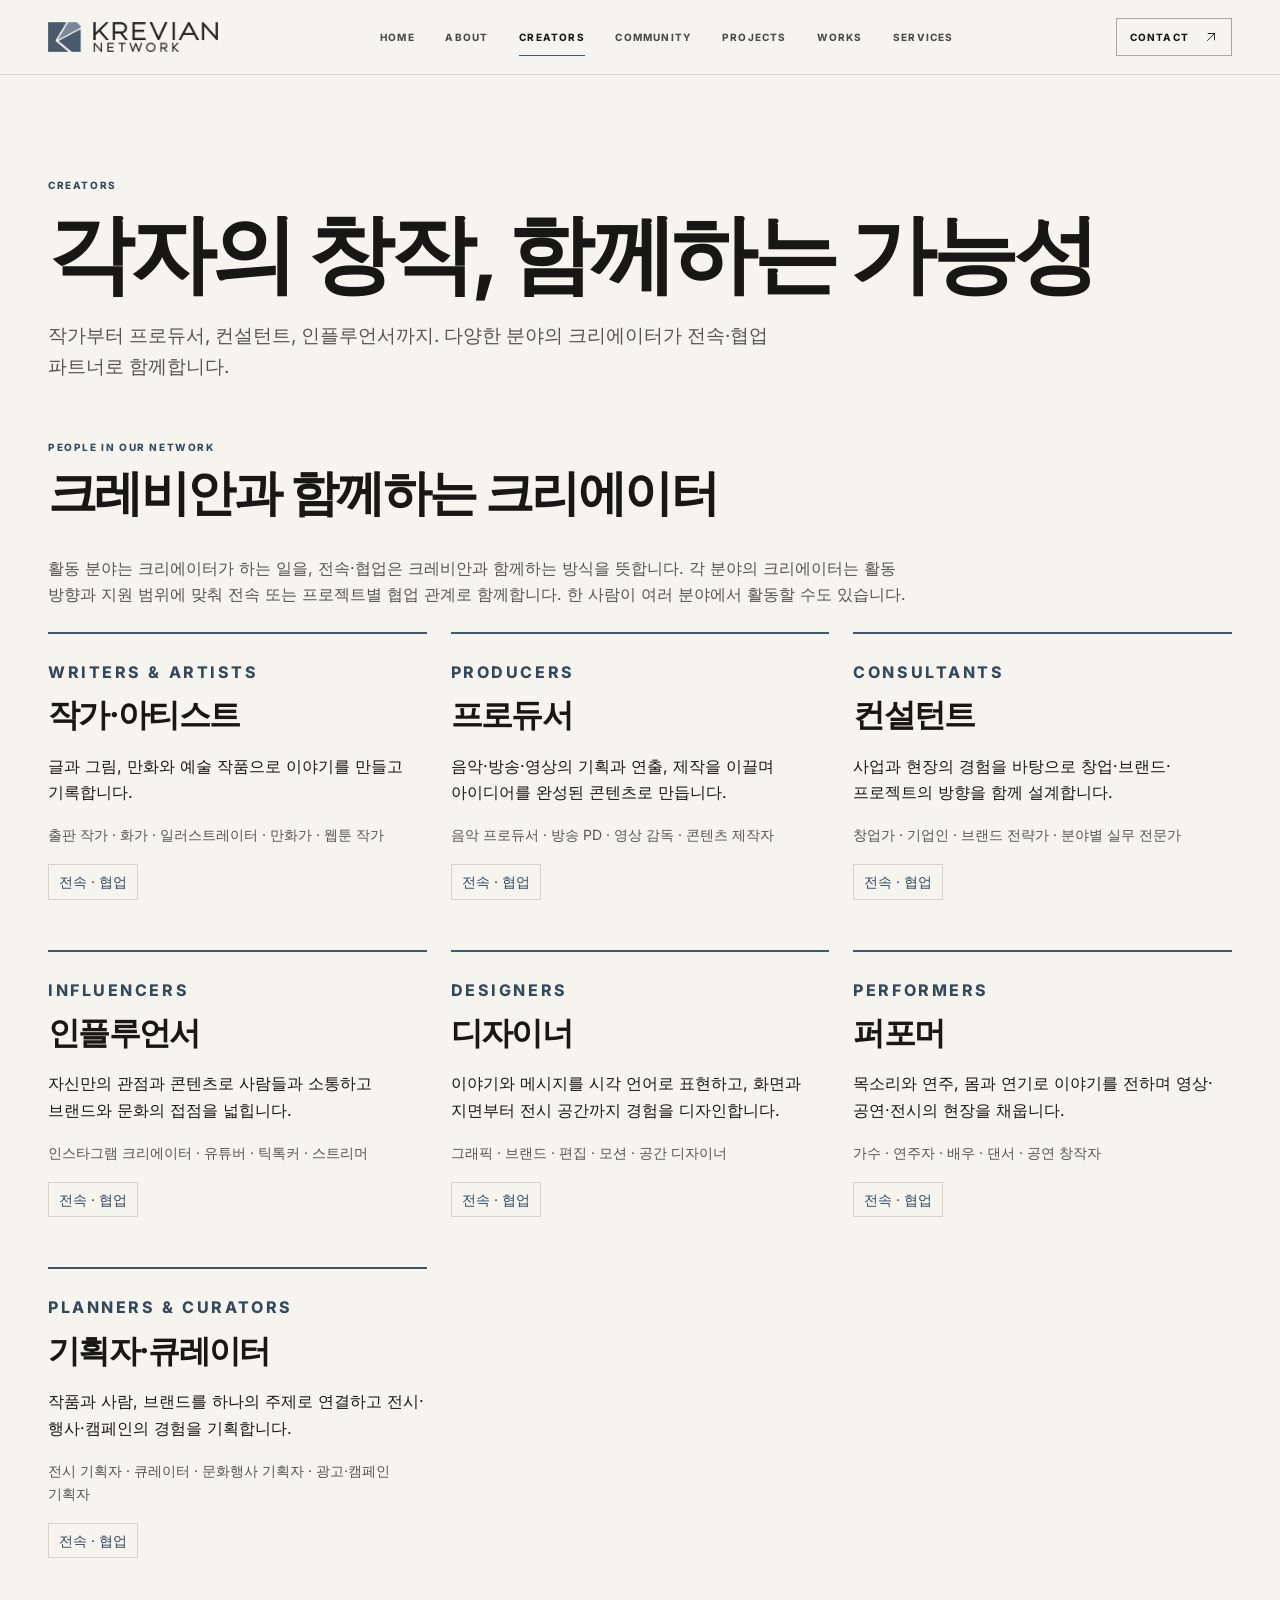
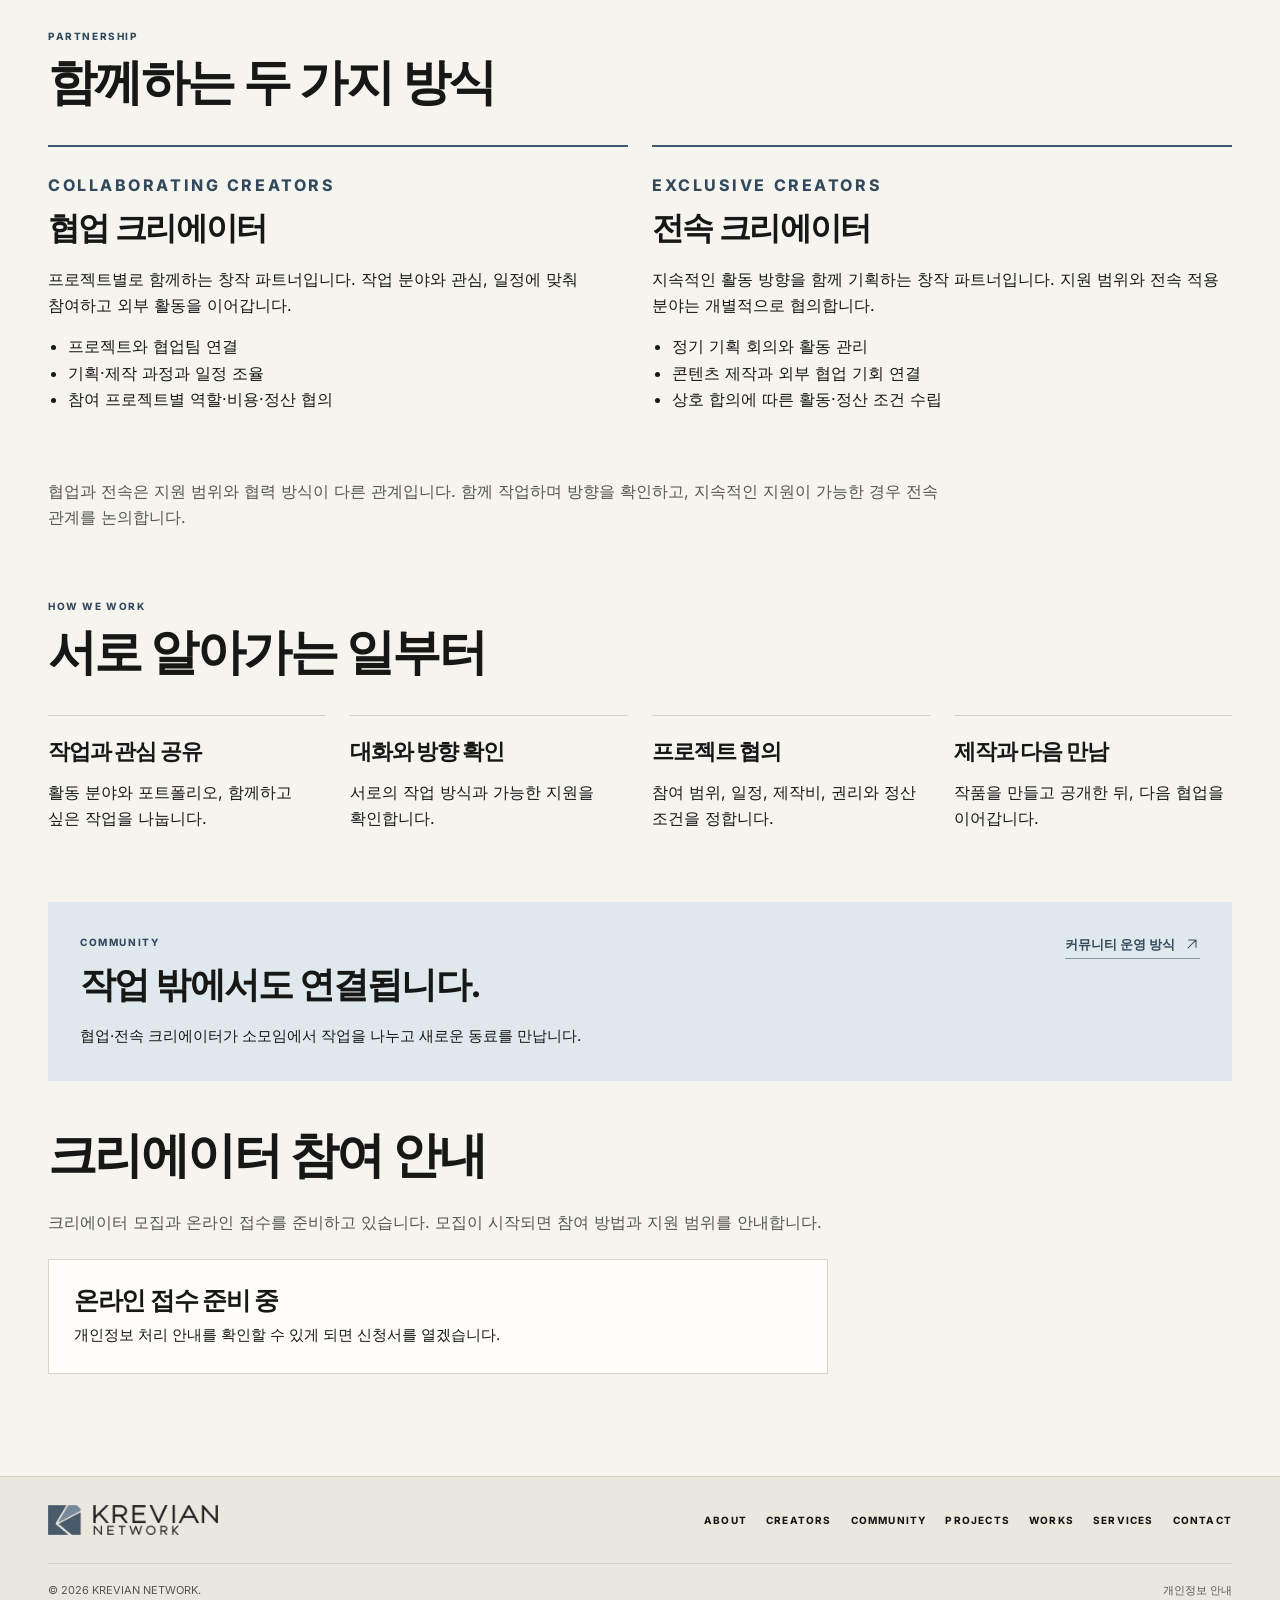
<file: creators/index.html>
<!DOCTYPE html><html lang="ko"><head><meta charSet="utf-8"/><meta name="viewport" content="width=device-width, initial-scale=1"/><link rel="stylesheet" href="../_next/static/css/90b5fcaf06d59198.css" data-precedence="next"/><meta name="description" content="크레비안네트워크(크레비안)는 사람의 이야기와 크리에이터를 연결하는 창작 네트워크입니다. 콘텐츠 제작, 창작자 커뮤니티, 전시 운영과 광고·캠페인 기획을 합니다."/><link rel="canonical" href="https://krevian-pd.art/creators/"/><meta name="google-site-verification" content="pJuSFLHGsSRSgvp0l23GIhP0J8r2oN1fy8HzkA71kTw"/><meta name="naver-site-verification" content="f6e91b881ddd0055997c91430da2728e52274e86"/><meta property="og:title" content="크레비안네트워크 공식 웹사이트 | KREVIAN NETWORK"/><meta property="og:description" content="크레비안네트워크(크레비안)는 사람의 이야기와 크리에이터를 연결하는 창작 네트워크입니다. 콘텐츠 제작, 창작자 커뮤니티, 전시 운영과 광고·캠페인 기획을 합니다."/><meta property="og:site_name" content="크레비안네트워크"/><meta property="og:locale" content="ko_KR"/><meta property="og:image" content="https://krevian-pd.art/images/underpass.webp"/><meta property="og:image:width" content="1536"/><meta property="og:image:height" content="1024"/><meta property="og:type" content="website"/><meta name="twitter:card" content="summary_large_image"/><meta name="twitter:title" content="크레비안네트워크 공식 웹사이트 | KREVIAN NETWORK"/><meta name="twitter:description" content="크레비안네트워크(크레비안)는 사람의 이야기와 크리에이터를 연결하는 창작 네트워크입니다. 콘텐츠 제작, 창작자 커뮤니티, 전시 운영과 광고·캠페인 기획을 합니다."/><meta name="twitter:image" content="https://krevian-pd.art/images/underpass.webp"/><meta name="twitter:image:width" content="1536"/><meta name="twitter:image:height" content="1024"/><link rel="icon" href="../icon.png?07f0030065e5c765" type="image/png"/><title>크리에이터 | KREVIAN NETWORK</title></head><body><div hidden=""><!--$--><!--/$--></div><a class="skip" href="#main">본문으로 건너뛰기</a><header class="header"><div class="head-inner"><a class="wordmark" aria-label="KREVIAN NETWORK 홈" href="../"><img alt="" loading="lazy" width="1560" height="277" decoding="async" data-nimg="1" style="color:transparent" src="../images/krevian-network-logo.webp"/></a><nav class="desktop-nav" aria-label="주 메뉴"><a href="../">HOME</a><a href="../about/">ABOUT</a><a aria-current="page" href="./">CREATORS</a><a href="../community/">COMMUNITY</a><a href="../projects/">PROJECTS</a><a href="../works/">WORKS</a><a href="../services/">SERVICES</a></nav><a class="top-contact desktop-contact" href="../contact/">CONTACT <svg width="14" height="14" viewBox="0 0 24 24" fill="none" stroke="currentColor" stroke-width="1.55" stroke-linecap="round" stroke-linejoin="round" aria-hidden="true"><path d="M6 18 18 6M7 6h11v11"></path></svg></a><details class="mobile-nav"><summary aria-label="메뉴 열기"><span></span><span></span></summary><nav aria-label="모바일 주 메뉴"><a href="../">HOME</a><a href="../about/">ABOUT</a><a aria-current="page" href="./">CREATORS</a><a href="../community/">COMMUNITY</a><a href="../projects/">PROJECTS</a><a href="../works/">WORKS</a><a href="../services/">SERVICES</a><a href="../contact/">CONTACT</a></nav></details></div></header><main id="main"><div class="wrap section"><div class="page-intro"><p class="eyebrow">CREATORS</p><h1>각자의 창작, 함께하는 가능성</h1><p class="lede">작가부터 프로듀서, 컨설턴트, 인플루언서까지. 다양한 분야의 크리에이터가 전속·협업 파트너로 함께합니다.</p></div><section aria-labelledby="creator-fields-title"><div class="section-heading"><div><p class="eyebrow">PEOPLE IN OUR NETWORK</p><h2 id="creator-fields-title">크레비안과 함께하는 크리에이터</h2></div></div><p class="network-note">활동 분야는 크리에이터가 하는 일을, 전속·협업은 크레비안과 함께하는 방식을 뜻합니다. 각 분야의 크리에이터는 활동 방향과 지원 범위에 맞춰 전속 또는 프로젝트별 협업 관계로 함께합니다. 한 사람이 여러 분야에서 활동할 수도 있습니다.</p><div class="network-grid creator-types"><article><p class="eyebrow">WRITERS &amp; ARTISTS</p><h3>작가·아티스트</h3><p>글과 그림, 만화와 예술 작품으로 이야기를 만들고 기록합니다.</p><p class="creator-examples">출판 작가 · 화가 · 일러스트레이터 · 만화가 · 웹툰 작가</p><span class="creator-relationship">전속 · 협업</span></article><article><p class="eyebrow">PRODUCERS</p><h3>프로듀서</h3><p>음악·방송·영상의 기획과 연출, 제작을 이끌며 아이디어를 완성된 콘텐츠로 만듭니다.</p><p class="creator-examples">음악 프로듀서 · 방송 PD · 영상 감독 · 콘텐츠 제작자</p><span class="creator-relationship">전속 · 협업</span></article><article><p class="eyebrow">CONSULTANTS</p><h3>컨설턴트</h3><p>사업과 현장의 경험을 바탕으로 창업·브랜드·프로젝트의 방향을 함께 설계합니다.</p><p class="creator-examples">창업가 · 기업인 · 브랜드 전략가 · 분야별 실무 전문가</p><span class="creator-relationship">전속 · 협업</span></article><article><p class="eyebrow">INFLUENCERS</p><h3>인플루언서</h3><p>자신만의 관점과 콘텐츠로 사람들과 소통하고 브랜드와 문화의 접점을 넓힙니다.</p><p class="creator-examples">인스타그램 크리에이터 · 유튜버 · 틱톡커 · 스트리머</p><span class="creator-relationship">전속 · 협업</span></article><article><p class="eyebrow">DESIGNERS</p><h3>디자이너</h3><p>이야기와 메시지를 시각 언어로 표현하고, 화면과 지면부터 전시 공간까지 경험을 디자인합니다.</p><p class="creator-examples">그래픽 · 브랜드 · 편집 · 모션 · 공간 디자이너</p><span class="creator-relationship">전속 · 협업</span></article><article><p class="eyebrow">PERFORMERS</p><h3>퍼포머</h3><p>목소리와 연주, 몸과 연기로 이야기를 전하며 영상·공연·전시의 현장을 채웁니다.</p><p class="creator-examples">가수 · 연주자 · 배우 · 댄서 · 공연 창작자</p><span class="creator-relationship">전속 · 협업</span></article><article><p class="eyebrow">PLANNERS &amp; CURATORS</p><h3>기획자·큐레이터</h3><p>작품과 사람, 브랜드를 하나의 주제로 연결하고 전시·행사·캠페인의 경험을 기획합니다.</p><p class="creator-examples">전시 기획자 · 큐레이터 · 문화행사 기획자 · 광고·캠페인 기획자</p><span class="creator-relationship">전속 · 협업</span></article></div></section><section class="section compact" aria-labelledby="creator-relationships-title"><div class="section-heading"><div><p class="eyebrow">PARTNERSHIP</p><h2 id="creator-relationships-title">함께하는 두 가지 방식</h2></div></div><div class="network-grid two"><article><p class="eyebrow">COLLABORATING CREATORS</p><h2>협업 크리에이터</h2><p>프로젝트별로 함께하는 창작 파트너입니다. 작업 분야와 관심, 일정에 맞춰 참여하고 외부 활동을 이어갑니다.</p><ul><li>프로젝트와 협업팀 연결</li><li>기획·제작 과정과 일정 조율</li><li>참여 프로젝트별 역할·비용·정산 협의</li></ul></article><article><p class="eyebrow">EXCLUSIVE CREATORS</p><h2>전속 크리에이터</h2><p>지속적인 활동 방향을 함께 기획하는 창작 파트너입니다. 지원 범위와 전속 적용 분야는 개별적으로 협의합니다.</p><ul><li>정기 기획 회의와 활동 관리</li><li>콘텐츠 제작과 외부 협업 기회 연결</li><li>상호 합의에 따른 활동·정산 조건 수립</li></ul></article></div><p class="network-note">협업과 전속은 지원 범위와 협력 방식이 다른 관계입니다. 함께 작업하며 방향을 확인하고, 지속적인 지원이 가능한 경우 전속 관계를 논의합니다.</p></section><section class="section compact"><div class="section-heading"><div><p class="eyebrow">HOW WE WORK</p><h2>서로 알아가는 일부터</h2></div></div><ol class="network-steps"><li><h3>작업과 관심 공유</h3><p>활동 분야와 포트폴리오, 함께하고 싶은 작업을 나눕니다.</p></li><li><h3>대화와 방향 확인</h3><p>서로의 작업 방식과 가능한 지원을 확인합니다.</p></li><li><h3>프로젝트 협의</h3><p>참여 범위, 일정, 제작비, 권리와 정산 조건을 정합니다.</p></li><li><h3>제작과 다음 만남</h3><p>작품을 만들고 공개한 뒤, 다음 협업을 이어갑니다.</p></li></ol></section><section class="network-callout"><div><p class="eyebrow">COMMUNITY</p><h2>작업 밖에서도 연결됩니다.</h2><p>협업·전속 크리에이터가 소모임에서 작업을 나누고 새로운 동료를 만납니다.</p></div><a class="text-link" href="../community/">커뮤니티 운영 방식<!-- --> <svg width="16" height="16" viewBox="0 0 24 24" fill="none" stroke="currentColor" stroke-width="1.55" stroke-linecap="round" stroke-linejoin="round" aria-hidden="true"><path d="M6 18 18 6M7 6h11v11"></path></svg></a></section><section id="creator-apply" class="section compact narrow"><h2>크리에이터 참여 안내</h2><p class="network-note">크리에이터 모집과 온라인 접수를 준비하고 있습니다. 모집이 시작되면 참여 방법과 지원 범위를 안내합니다.</p><div class="empty"><h2>온라인 접수 준비 중</h2><p>개인정보 처리 안내를 확인할 수 있게 되면 신청서를 열겠습니다.</p></div></section></div></main><footer class="footer"><div class="wrap footer-main"><a class="wordmark" aria-label="KREVIAN NETWORK 홈" href="../"><img alt="" loading="lazy" width="1560" height="277" decoding="async" data-nimg="1" style="color:transparent" src="../images/krevian-network-logo.webp"/></a><nav aria-label="하단 메뉴"><a href="../about/">ABOUT</a><a href="./">CREATORS</a><a href="../community/">COMMUNITY</a><a href="../projects/">PROJECTS</a><a href="../works/">WORKS</a><a href="../services/">SERVICES</a><a href="../contact/">CONTACT</a></nav></div><div class="wrap footer-base"><span>© <!-- -->2026<!-- --> KREVIAN NETWORK.</span><a href="../privacy/">개인정보 안내</a></div></footer><!--$--><!--/$--></body></html>
</file>
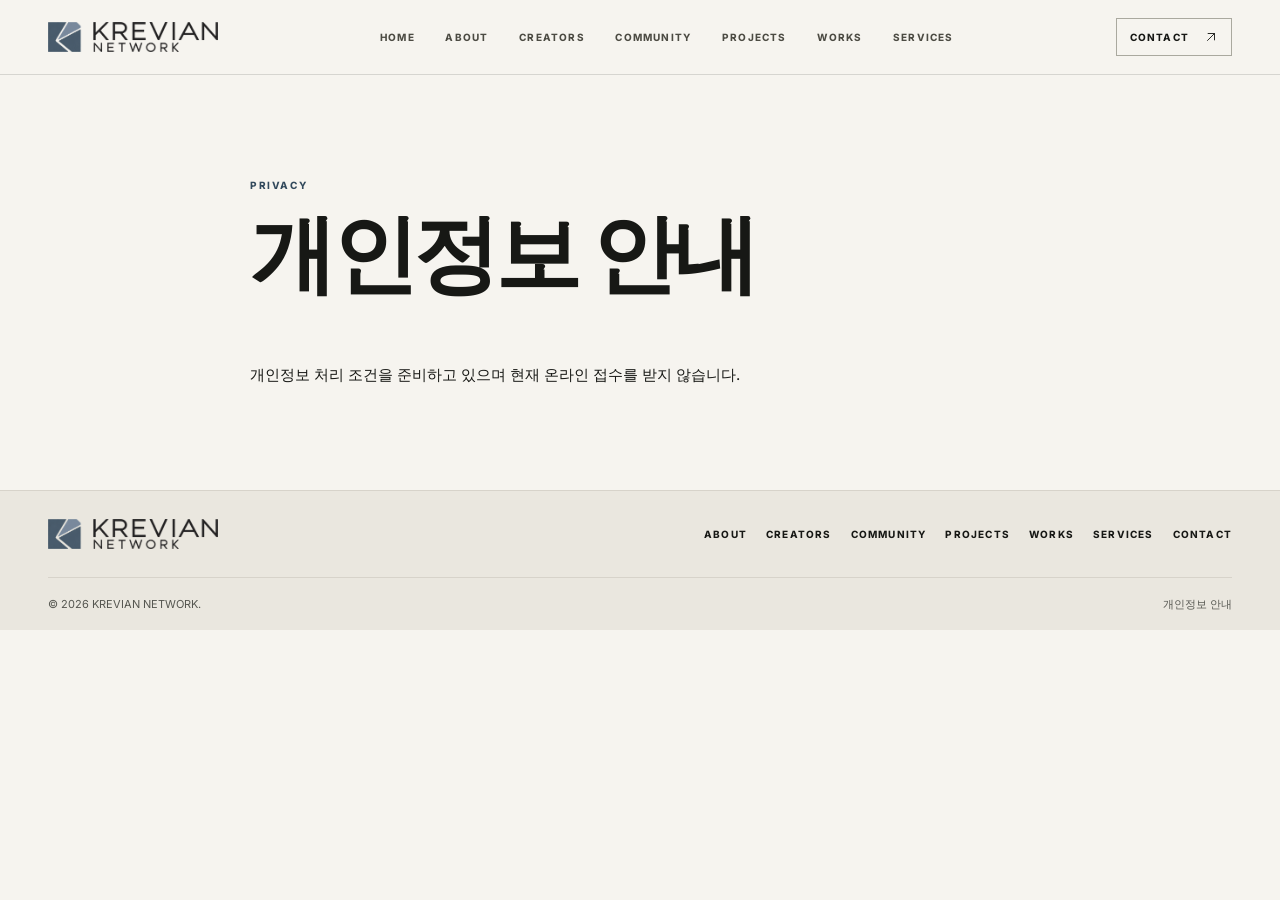
<file: privacy/index.html>
<!DOCTYPE html><html lang="ko"><head><meta charSet="utf-8"/><meta name="viewport" content="width=device-width, initial-scale=1"/><link rel="stylesheet" href="../_next/static/css/90b5fcaf06d59198.css" data-precedence="next"/><meta name="description" content="크레비안네트워크(크레비안)는 사람의 이야기와 크리에이터를 연결하는 창작 네트워크입니다. 콘텐츠 제작, 창작자 커뮤니티, 전시 운영과 광고·캠페인 기획을 합니다."/><link rel="canonical" href="https://krevian-pd.art/privacy/"/><meta name="google-site-verification" content="pJuSFLHGsSRSgvp0l23GIhP0J8r2oN1fy8HzkA71kTw"/><meta name="naver-site-verification" content="f6e91b881ddd0055997c91430da2728e52274e86"/><meta property="og:title" content="크레비안네트워크 공식 웹사이트 | KREVIAN NETWORK"/><meta property="og:description" content="크레비안네트워크(크레비안)는 사람의 이야기와 크리에이터를 연결하는 창작 네트워크입니다. 콘텐츠 제작, 창작자 커뮤니티, 전시 운영과 광고·캠페인 기획을 합니다."/><meta property="og:site_name" content="크레비안네트워크"/><meta property="og:locale" content="ko_KR"/><meta property="og:image" content="https://krevian-pd.art/images/underpass.webp"/><meta property="og:image:width" content="1536"/><meta property="og:image:height" content="1024"/><meta property="og:type" content="website"/><meta name="twitter:card" content="summary_large_image"/><meta name="twitter:title" content="크레비안네트워크 공식 웹사이트 | KREVIAN NETWORK"/><meta name="twitter:description" content="크레비안네트워크(크레비안)는 사람의 이야기와 크리에이터를 연결하는 창작 네트워크입니다. 콘텐츠 제작, 창작자 커뮤니티, 전시 운영과 광고·캠페인 기획을 합니다."/><meta name="twitter:image" content="https://krevian-pd.art/images/underpass.webp"/><meta name="twitter:image:width" content="1536"/><meta name="twitter:image:height" content="1024"/><link rel="icon" href="../icon.png?07f0030065e5c765" type="image/png"/><title>개인정보 안내 | KREVIAN NETWORK</title></head><body><div hidden=""><!--$--><!--/$--></div><a class="skip" href="#main">본문으로 건너뛰기</a><header class="header"><div class="head-inner"><a class="wordmark" aria-label="KREVIAN NETWORK 홈" href="../"><img alt="" loading="lazy" width="1560" height="277" decoding="async" data-nimg="1" style="color:transparent" src="../images/krevian-network-logo.webp"/></a><nav class="desktop-nav" aria-label="주 메뉴"><a href="../">HOME</a><a href="../about/">ABOUT</a><a href="../creators/">CREATORS</a><a href="../community/">COMMUNITY</a><a href="../projects/">PROJECTS</a><a href="../works/">WORKS</a><a href="../services/">SERVICES</a></nav><a class="top-contact desktop-contact" href="../contact/">CONTACT <svg width="14" height="14" viewBox="0 0 24 24" fill="none" stroke="currentColor" stroke-width="1.55" stroke-linecap="round" stroke-linejoin="round" aria-hidden="true"><path d="M6 18 18 6M7 6h11v11"></path></svg></a><details class="mobile-nav"><summary aria-label="메뉴 열기"><span></span><span></span></summary><nav aria-label="모바일 주 메뉴"><a href="../">HOME</a><a href="../about/">ABOUT</a><a href="../creators/">CREATORS</a><a href="../community/">COMMUNITY</a><a href="../projects/">PROJECTS</a><a href="../works/">WORKS</a><a href="../services/">SERVICES</a><a href="../contact/">CONTACT</a></nav></details></div></header><main id="main"><div class="wrap section narrow"><div class="page-intro"><p class="eyebrow">PRIVACY</p><h1>개인정보 안내</h1></div><p>개인정보 처리 조건을 준비하고 있으며 현재 온라인 접수를 받지 않습니다.</p></div></main><footer class="footer"><div class="wrap footer-main"><a class="wordmark" aria-label="KREVIAN NETWORK 홈" href="../"><img alt="" loading="lazy" width="1560" height="277" decoding="async" data-nimg="1" style="color:transparent" src="../images/krevian-network-logo.webp"/></a><nav aria-label="하단 메뉴"><a href="../about/">ABOUT</a><a href="../creators/">CREATORS</a><a href="../community/">COMMUNITY</a><a href="../projects/">PROJECTS</a><a href="../works/">WORKS</a><a href="../services/">SERVICES</a><a href="../contact/">CONTACT</a></nav></div><div class="wrap footer-base"><span>© <!-- -->2026<!-- --> KREVIAN NETWORK.</span><a href="./">개인정보 안내</a></div></footer><!--$--><!--/$--></body></html>
</file>
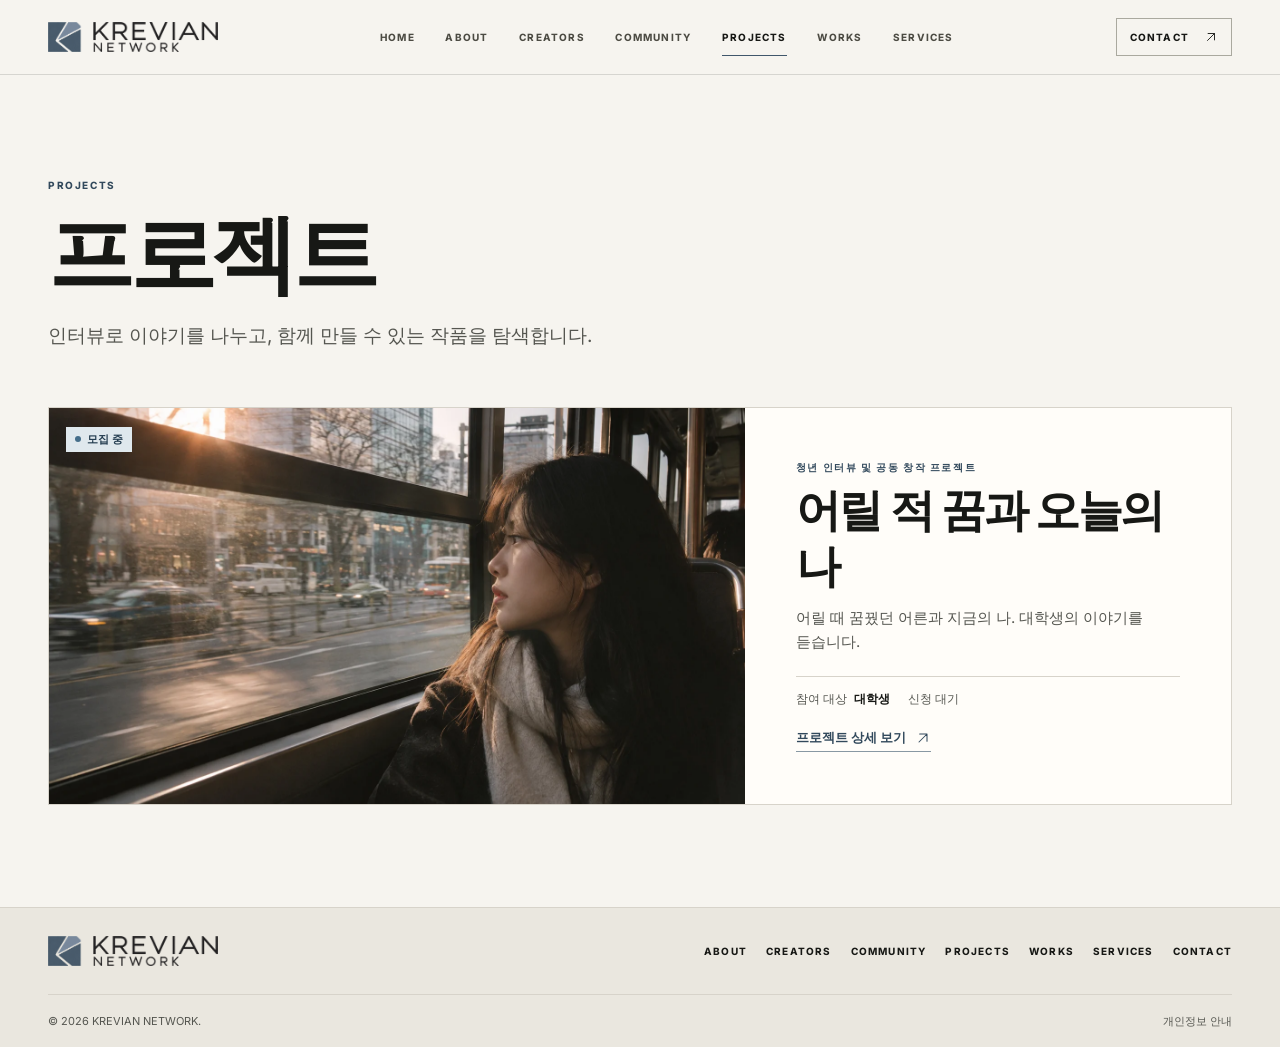
<file: projects/index.html>
<!DOCTYPE html><html lang="ko"><head><meta charSet="utf-8"/><meta name="viewport" content="width=device-width, initial-scale=1"/><link rel="stylesheet" href="../_next/static/css/90b5fcaf06d59198.css" data-precedence="next"/><meta name="description" content="크레비안네트워크(크레비안)는 사람의 이야기와 크리에이터를 연결하는 창작 네트워크입니다. 콘텐츠 제작, 창작자 커뮤니티, 전시 운영과 광고·캠페인 기획을 합니다."/><link rel="canonical" href="https://krevian-pd.art/projects/"/><meta name="google-site-verification" content="pJuSFLHGsSRSgvp0l23GIhP0J8r2oN1fy8HzkA71kTw"/><meta name="naver-site-verification" content="f6e91b881ddd0055997c91430da2728e52274e86"/><meta property="og:title" content="크레비안네트워크 공식 웹사이트 | KREVIAN NETWORK"/><meta property="og:description" content="크레비안네트워크(크레비안)는 사람의 이야기와 크리에이터를 연결하는 창작 네트워크입니다. 콘텐츠 제작, 창작자 커뮤니티, 전시 운영과 광고·캠페인 기획을 합니다."/><meta property="og:site_name" content="크레비안네트워크"/><meta property="og:locale" content="ko_KR"/><meta property="og:image" content="https://krevian-pd.art/images/underpass.webp"/><meta property="og:image:width" content="1536"/><meta property="og:image:height" content="1024"/><meta property="og:type" content="website"/><meta name="twitter:card" content="summary_large_image"/><meta name="twitter:title" content="크레비안네트워크 공식 웹사이트 | KREVIAN NETWORK"/><meta name="twitter:description" content="크레비안네트워크(크레비안)는 사람의 이야기와 크리에이터를 연결하는 창작 네트워크입니다. 콘텐츠 제작, 창작자 커뮤니티, 전시 운영과 광고·캠페인 기획을 합니다."/><meta name="twitter:image" content="https://krevian-pd.art/images/underpass.webp"/><meta name="twitter:image:width" content="1536"/><meta name="twitter:image:height" content="1024"/><link rel="icon" href="../icon.png?07f0030065e5c765" type="image/png"/><title>프로젝트 | KREVIAN NETWORK</title></head><body><div hidden=""><!--$--><!--/$--></div><a class="skip" href="#main">본문으로 건너뛰기</a><header class="header"><div class="head-inner"><a class="wordmark" aria-label="KREVIAN NETWORK 홈" href="../"><img alt="" loading="lazy" width="1560" height="277" decoding="async" data-nimg="1" style="color:transparent" src="../images/krevian-network-logo.webp"/></a><nav class="desktop-nav" aria-label="주 메뉴"><a href="../">HOME</a><a href="../about/">ABOUT</a><a href="../creators/">CREATORS</a><a href="../community/">COMMUNITY</a><a aria-current="page" href="./">PROJECTS</a><a href="../works/">WORKS</a><a href="../services/">SERVICES</a></nav><a class="top-contact desktop-contact" href="../contact/">CONTACT <svg width="14" height="14" viewBox="0 0 24 24" fill="none" stroke="currentColor" stroke-width="1.55" stroke-linecap="round" stroke-linejoin="round" aria-hidden="true"><path d="M6 18 18 6M7 6h11v11"></path></svg></a><details class="mobile-nav"><summary aria-label="메뉴 열기"><span></span><span></span></summary><nav aria-label="모바일 주 메뉴"><a href="../">HOME</a><a href="../about/">ABOUT</a><a href="../creators/">CREATORS</a><a href="../community/">COMMUNITY</a><a aria-current="page" href="./">PROJECTS</a><a href="../works/">WORKS</a><a href="../services/">SERVICES</a><a href="../contact/">CONTACT</a></nav></details></div></header><main id="main"><div class="wrap section"><div class="page-intro"><p class="eyebrow">PROJECTS</p><h1>프로젝트</h1><p class="lede">인터뷰로 이야기를 나누고, 함께 만들 수 있는 작품을 탐색합니다.</p></div><div class="project-list"><article class="project-card"><a class="project-image" aria-label="어릴 적 꿈과 오늘의 나 상세 보기" href="dreamed-adult/"><div class="photo "><img alt="" loading="lazy" decoding="async" data-nimg="fill" style="position:absolute;height:100%;width:100%;left:0;top:0;right:0;bottom:0;color:transparent" src="../images/dreamed-adult.webp"/></div><span class="image-status"><span class="status is-open"><i></i>모집 중</span></span></a><div class="project-copy"><span class="eyebrow">청년 인터뷰 및 공동 창작 프로젝트</span><h3><a href="dreamed-adult/">어릴 적 꿈과 오늘의 나</a></h3><p>어릴 때 꿈꿨던 어른과 지금의 나. 대학생의 이야기를 듣습니다.</p><div class="project-meta"><span>참여 대상 <b>대학생</b></span><span>신청 대기</span></div><a class="text-link" href="dreamed-adult/">프로젝트 상세 보기<!-- --> <svg width="16" height="16" viewBox="0 0 24 24" fill="none" stroke="currentColor" stroke-width="1.55" stroke-linecap="round" stroke-linejoin="round" aria-hidden="true"><path d="M6 18 18 6M7 6h11v11"></path></svg></a></div></article></div></div></main><footer class="footer"><div class="wrap footer-main"><a class="wordmark" aria-label="KREVIAN NETWORK 홈" href="../"><img alt="" loading="lazy" width="1560" height="277" decoding="async" data-nimg="1" style="color:transparent" src="../images/krevian-network-logo.webp"/></a><nav aria-label="하단 메뉴"><a href="../about/">ABOUT</a><a href="../creators/">CREATORS</a><a href="../community/">COMMUNITY</a><a href="./">PROJECTS</a><a href="../works/">WORKS</a><a href="../services/">SERVICES</a><a href="../contact/">CONTACT</a></nav></div><div class="wrap footer-base"><span>© <!-- -->2026<!-- --> KREVIAN NETWORK.</span><a href="../privacy/">개인정보 안내</a></div></footer><!--$--><!--/$--></body></html>
</file>
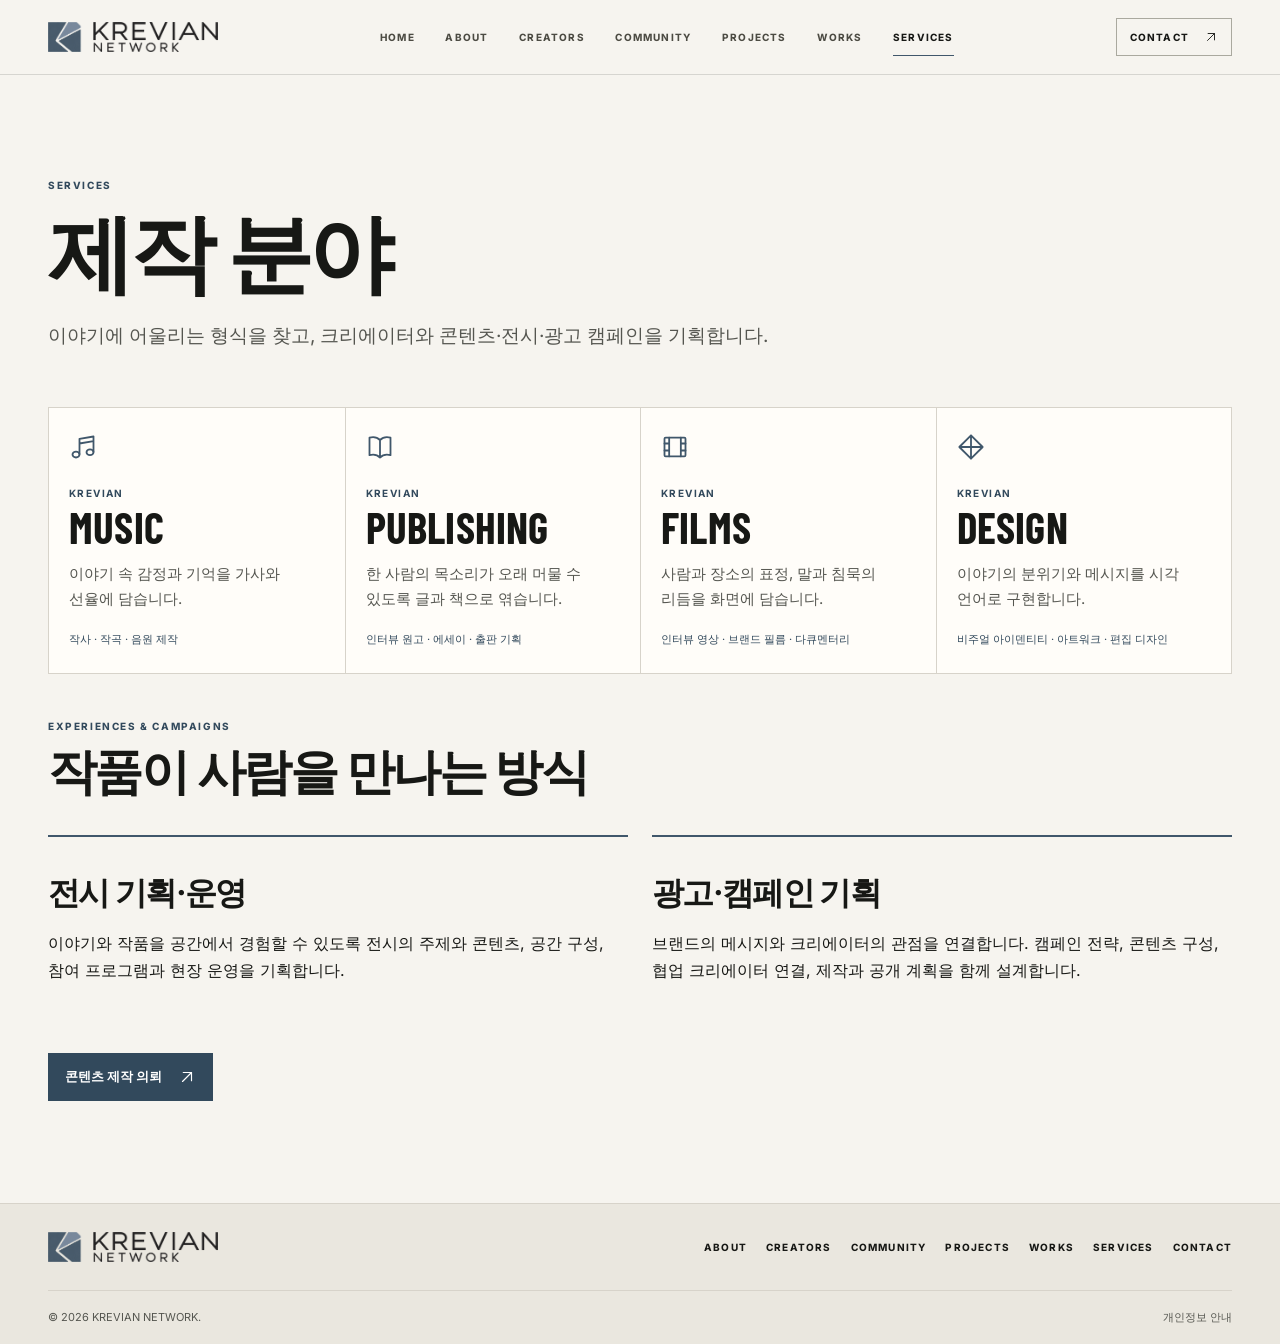
<file: services/index.html>
<!DOCTYPE html><html lang="ko"><head><meta charSet="utf-8"/><meta name="viewport" content="width=device-width, initial-scale=1"/><link rel="stylesheet" href="../_next/static/css/90b5fcaf06d59198.css" data-precedence="next"/><meta name="description" content="크레비안네트워크(크레비안)는 사람의 이야기와 크리에이터를 연결하는 창작 네트워크입니다. 콘텐츠 제작, 창작자 커뮤니티, 전시 운영과 광고·캠페인 기획을 합니다."/><link rel="canonical" href="https://krevian-pd.art/services/"/><meta name="google-site-verification" content="pJuSFLHGsSRSgvp0l23GIhP0J8r2oN1fy8HzkA71kTw"/><meta name="naver-site-verification" content="f6e91b881ddd0055997c91430da2728e52274e86"/><meta property="og:title" content="크레비안네트워크 공식 웹사이트 | KREVIAN NETWORK"/><meta property="og:description" content="크레비안네트워크(크레비안)는 사람의 이야기와 크리에이터를 연결하는 창작 네트워크입니다. 콘텐츠 제작, 창작자 커뮤니티, 전시 운영과 광고·캠페인 기획을 합니다."/><meta property="og:site_name" content="크레비안네트워크"/><meta property="og:locale" content="ko_KR"/><meta property="og:image" content="https://krevian-pd.art/images/underpass.webp"/><meta property="og:image:width" content="1536"/><meta property="og:image:height" content="1024"/><meta property="og:type" content="website"/><meta name="twitter:card" content="summary_large_image"/><meta name="twitter:title" content="크레비안네트워크 공식 웹사이트 | KREVIAN NETWORK"/><meta name="twitter:description" content="크레비안네트워크(크레비안)는 사람의 이야기와 크리에이터를 연결하는 창작 네트워크입니다. 콘텐츠 제작, 창작자 커뮤니티, 전시 운영과 광고·캠페인 기획을 합니다."/><meta name="twitter:image" content="https://krevian-pd.art/images/underpass.webp"/><meta name="twitter:image:width" content="1536"/><meta name="twitter:image:height" content="1024"/><link rel="icon" href="../icon.png?07f0030065e5c765" type="image/png"/><title>제작 분야 | KREVIAN NETWORK</title></head><body><div hidden=""><!--$--><!--/$--></div><a class="skip" href="#main">본문으로 건너뛰기</a><header class="header"><div class="head-inner"><a class="wordmark" aria-label="KREVIAN NETWORK 홈" href="../"><img alt="" loading="lazy" width="1560" height="277" decoding="async" data-nimg="1" style="color:transparent" src="../images/krevian-network-logo.webp"/></a><nav class="desktop-nav" aria-label="주 메뉴"><a href="../">HOME</a><a href="../about/">ABOUT</a><a href="../creators/">CREATORS</a><a href="../community/">COMMUNITY</a><a href="../projects/">PROJECTS</a><a href="../works/">WORKS</a><a aria-current="page" href="./">SERVICES</a></nav><a class="top-contact desktop-contact" href="../contact/">CONTACT <svg width="14" height="14" viewBox="0 0 24 24" fill="none" stroke="currentColor" stroke-width="1.55" stroke-linecap="round" stroke-linejoin="round" aria-hidden="true"><path d="M6 18 18 6M7 6h11v11"></path></svg></a><details class="mobile-nav"><summary aria-label="메뉴 열기"><span></span><span></span></summary><nav aria-label="모바일 주 메뉴"><a href="../">HOME</a><a href="../about/">ABOUT</a><a href="../creators/">CREATORS</a><a href="../community/">COMMUNITY</a><a href="../projects/">PROJECTS</a><a href="../works/">WORKS</a><a aria-current="page" href="./">SERVICES</a><a href="../contact/">CONTACT</a></nav></details></div></header><main id="main"><div class="wrap section"><div class="page-intro"><p class="eyebrow">SERVICES</p><h1>제작 분야</h1><p class="lede">이야기에 어울리는 형식을 찾고, 크리에이터와 콘텐츠·전시·광고 캠페인을 기획합니다.</p></div><div class="discipline-grid"><article><svg width="28" height="28" viewBox="0 0 24 24" fill="none" stroke="currentColor" stroke-width="1.55" stroke-linecap="round" stroke-linejoin="round" aria-hidden="true"><path d="M9 18V5l12-2v13M9 9l12-2"></path><ellipse cx="6" cy="18.5" rx="3" ry="2.5"></ellipse><ellipse cx="18" cy="16.5" rx="3" ry="2.5"></ellipse></svg><h3><small>KREVIAN</small>MUSIC</h3><p>이야기 속 감정과 기억을 가사와 선율에 담습니다.</p><small>작사 · 작곡 · 음원 제작</small></article><article><svg width="28" height="28" viewBox="0 0 24 24" fill="none" stroke="currentColor" stroke-width="1.55" stroke-linecap="round" stroke-linejoin="round" aria-hidden="true"><path d="M12 6c-2-2-5-3-9-2v15c4-1 7 0 9 2 2-2 5-3 9-2V4c-4-1-7 0-9 2Zm0 0v15"></path></svg><h3><small>KREVIAN</small>PUBLISHING</h3><p>한 사람의 목소리가 오래 머물 수 있도록 글과 책으로 엮습니다.</p><small>인터뷰 원고 · 에세이 · 출판 기획</small></article><article><svg width="28" height="28" viewBox="0 0 24 24" fill="none" stroke="currentColor" stroke-width="1.55" stroke-linecap="round" stroke-linejoin="round" aria-hidden="true"><rect x="3" y="4" width="18" height="16" rx="1"></rect><path d="M7 4v16m10-16v16M3 9h4m-4 6h4m10-6h4m-4 6h4"></path></svg><h3><small>KREVIAN</small>FILMS</h3><p>사람과 장소의 표정, 말과 침묵의 리듬을 화면에 담습니다.</p><small>인터뷰 영상 · 브랜드 필름 · 다큐멘터리</small></article><article><svg width="28" height="28" viewBox="0 0 24 24" fill="none" stroke="currentColor" stroke-width="1.55" stroke-linecap="round" stroke-linejoin="round" aria-hidden="true"><path d="m12 2 10 10-10 10L2 12l10-10Zm0 0v20M2 12h20"></path></svg><h3><small>KREVIAN</small>DESIGN</h3><p>이야기의 분위기와 메시지를 시각 언어로 구현합니다.</p><small>비주얼 아이덴티티 · 아트워크 · 편집 디자인</small></article></div><section class="section compact"><div class="section-heading"><div><p class="eyebrow">EXPERIENCES &amp; CAMPAIGNS</p><h2>작품이 사람을 만나는 방식</h2></div></div><div class="network-grid two"><article><h2>전시 기획·운영</h2><p>이야기와 작품을 공간에서 경험할 수 있도록 전시의 주제와 콘텐츠, 공간 구성, 참여 프로그램과 현장 운영을 기획합니다.</p></article><article><h2>광고·캠페인 기획</h2><p>브랜드의 메시지와 크리에이터의 관점을 연결합니다. 캠페인 전략, 콘텐츠 구성, 협업 크리에이터 연결, 제작과 공개 계획을 함께 설계합니다.</p></article></div></section><div class="section compact"><a class="button " href="../contact/">콘텐츠 제작 의뢰<svg width="18" height="18" viewBox="0 0 24 24" fill="none" stroke="currentColor" stroke-width="1.55" stroke-linecap="round" stroke-linejoin="round" aria-hidden="true"><path d="M6 18 18 6M7 6h11v11"></path></svg></a></div></div></main><footer class="footer"><div class="wrap footer-main"><a class="wordmark" aria-label="KREVIAN NETWORK 홈" href="../"><img alt="" loading="lazy" width="1560" height="277" decoding="async" data-nimg="1" style="color:transparent" src="../images/krevian-network-logo.webp"/></a><nav aria-label="하단 메뉴"><a href="../about/">ABOUT</a><a href="../creators/">CREATORS</a><a href="../community/">COMMUNITY</a><a href="../projects/">PROJECTS</a><a href="../works/">WORKS</a><a href="./">SERVICES</a><a href="../contact/">CONTACT</a></nav></div><div class="wrap footer-base"><span>© <!-- -->2026<!-- --> KREVIAN NETWORK.</span><a href="../privacy/">개인정보 안내</a></div></footer><!--$--><!--/$--></body></html>
</file>
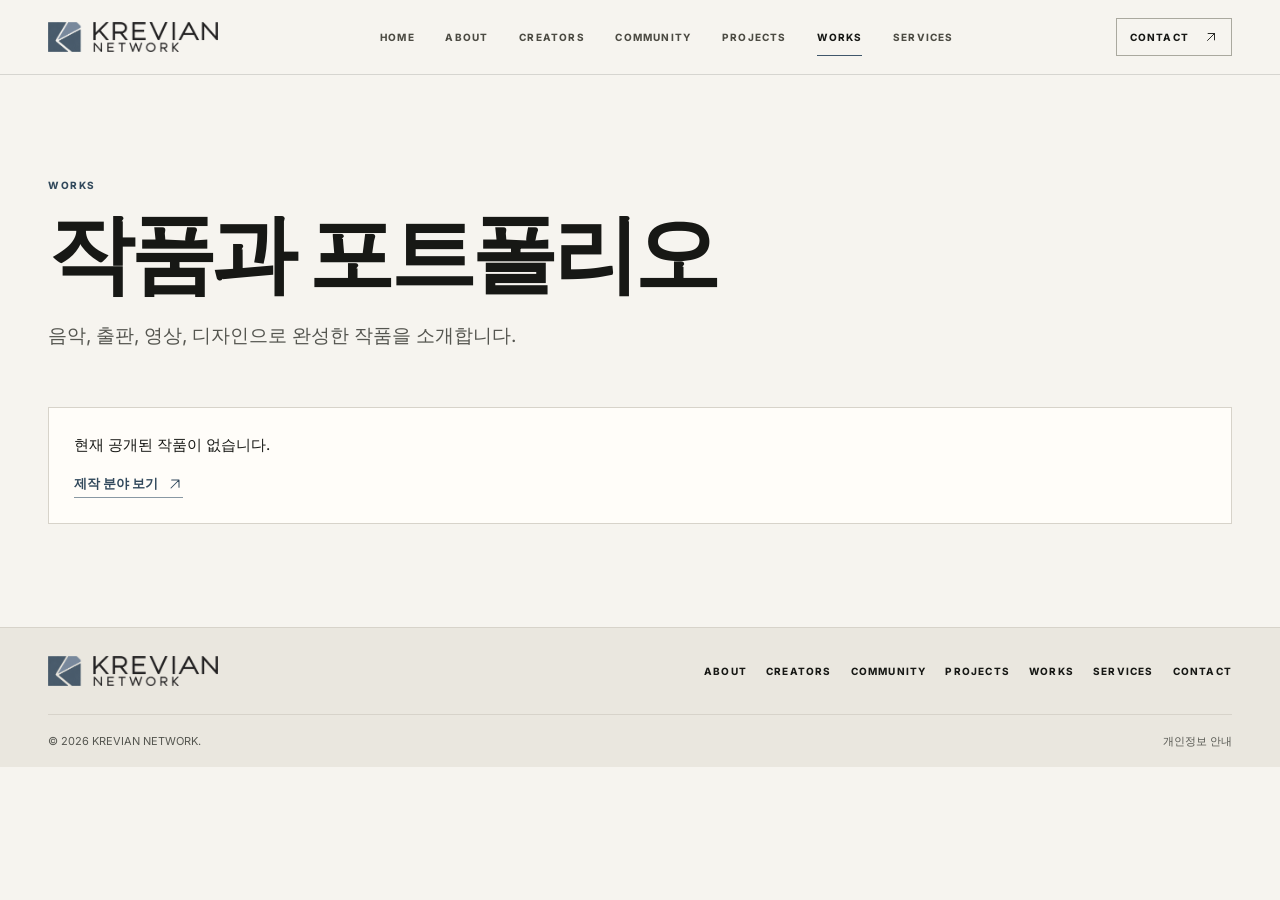
<file: works/index.html>
<!DOCTYPE html><html lang="ko"><head><meta charSet="utf-8"/><meta name="viewport" content="width=device-width, initial-scale=1"/><link rel="stylesheet" href="../_next/static/css/90b5fcaf06d59198.css" data-precedence="next"/><meta name="description" content="크레비안네트워크(크레비안)는 사람의 이야기와 크리에이터를 연결하는 창작 네트워크입니다. 콘텐츠 제작, 창작자 커뮤니티, 전시 운영과 광고·캠페인 기획을 합니다."/><link rel="canonical" href="https://krevian-pd.art/works/"/><meta name="google-site-verification" content="pJuSFLHGsSRSgvp0l23GIhP0J8r2oN1fy8HzkA71kTw"/><meta name="naver-site-verification" content="f6e91b881ddd0055997c91430da2728e52274e86"/><meta property="og:title" content="크레비안네트워크 공식 웹사이트 | KREVIAN NETWORK"/><meta property="og:description" content="크레비안네트워크(크레비안)는 사람의 이야기와 크리에이터를 연결하는 창작 네트워크입니다. 콘텐츠 제작, 창작자 커뮤니티, 전시 운영과 광고·캠페인 기획을 합니다."/><meta property="og:site_name" content="크레비안네트워크"/><meta property="og:locale" content="ko_KR"/><meta property="og:image" content="https://krevian-pd.art/images/underpass.webp"/><meta property="og:image:width" content="1536"/><meta property="og:image:height" content="1024"/><meta property="og:type" content="website"/><meta name="twitter:card" content="summary_large_image"/><meta name="twitter:title" content="크레비안네트워크 공식 웹사이트 | KREVIAN NETWORK"/><meta name="twitter:description" content="크레비안네트워크(크레비안)는 사람의 이야기와 크리에이터를 연결하는 창작 네트워크입니다. 콘텐츠 제작, 창작자 커뮤니티, 전시 운영과 광고·캠페인 기획을 합니다."/><meta name="twitter:image" content="https://krevian-pd.art/images/underpass.webp"/><meta name="twitter:image:width" content="1536"/><meta name="twitter:image:height" content="1024"/><link rel="icon" href="../icon.png?07f0030065e5c765" type="image/png"/><title>작품과 포트폴리오 | KREVIAN NETWORK</title></head><body><div hidden=""><!--$--><!--/$--></div><a class="skip" href="#main">본문으로 건너뛰기</a><header class="header"><div class="head-inner"><a class="wordmark" aria-label="KREVIAN NETWORK 홈" href="../"><img alt="" loading="lazy" width="1560" height="277" decoding="async" data-nimg="1" style="color:transparent" src="../images/krevian-network-logo.webp"/></a><nav class="desktop-nav" aria-label="주 메뉴"><a href="../">HOME</a><a href="../about/">ABOUT</a><a href="../creators/">CREATORS</a><a href="../community/">COMMUNITY</a><a href="../projects/">PROJECTS</a><a aria-current="page" href="./">WORKS</a><a href="../services/">SERVICES</a></nav><a class="top-contact desktop-contact" href="../contact/">CONTACT <svg width="14" height="14" viewBox="0 0 24 24" fill="none" stroke="currentColor" stroke-width="1.55" stroke-linecap="round" stroke-linejoin="round" aria-hidden="true"><path d="M6 18 18 6M7 6h11v11"></path></svg></a><details class="mobile-nav"><summary aria-label="메뉴 열기"><span></span><span></span></summary><nav aria-label="모바일 주 메뉴"><a href="../">HOME</a><a href="../about/">ABOUT</a><a href="../creators/">CREATORS</a><a href="../community/">COMMUNITY</a><a href="../projects/">PROJECTS</a><a aria-current="page" href="./">WORKS</a><a href="../services/">SERVICES</a><a href="../contact/">CONTACT</a></nav></details></div></header><main id="main"><div class="wrap section"><div class="page-intro"><p class="eyebrow">WORKS</p><h1>작품과 포트폴리오</h1><p class="lede">음악, 출판, 영상, 디자인으로 완성한 작품을 소개합니다.</p></div><div class="empty"><p>현재 공개된 작품이 없습니다.</p><a class="text-link" href="../services/">제작 분야 보기<!-- --> <svg width="16" height="16" viewBox="0 0 24 24" fill="none" stroke="currentColor" stroke-width="1.55" stroke-linecap="round" stroke-linejoin="round" aria-hidden="true"><path d="M6 18 18 6M7 6h11v11"></path></svg></a></div></div></main><footer class="footer"><div class="wrap footer-main"><a class="wordmark" aria-label="KREVIAN NETWORK 홈" href="../"><img alt="" loading="lazy" width="1560" height="277" decoding="async" data-nimg="1" style="color:transparent" src="../images/krevian-network-logo.webp"/></a><nav aria-label="하단 메뉴"><a href="../about/">ABOUT</a><a href="../creators/">CREATORS</a><a href="../community/">COMMUNITY</a><a href="../projects/">PROJECTS</a><a href="./">WORKS</a><a href="../services/">SERVICES</a><a href="../contact/">CONTACT</a></nav></div><div class="wrap footer-base"><span>© <!-- -->2026<!-- --> KREVIAN NETWORK.</span><a href="../privacy/">개인정보 안내</a></div></footer><!--$--><!--/$--></body></html>
</file>
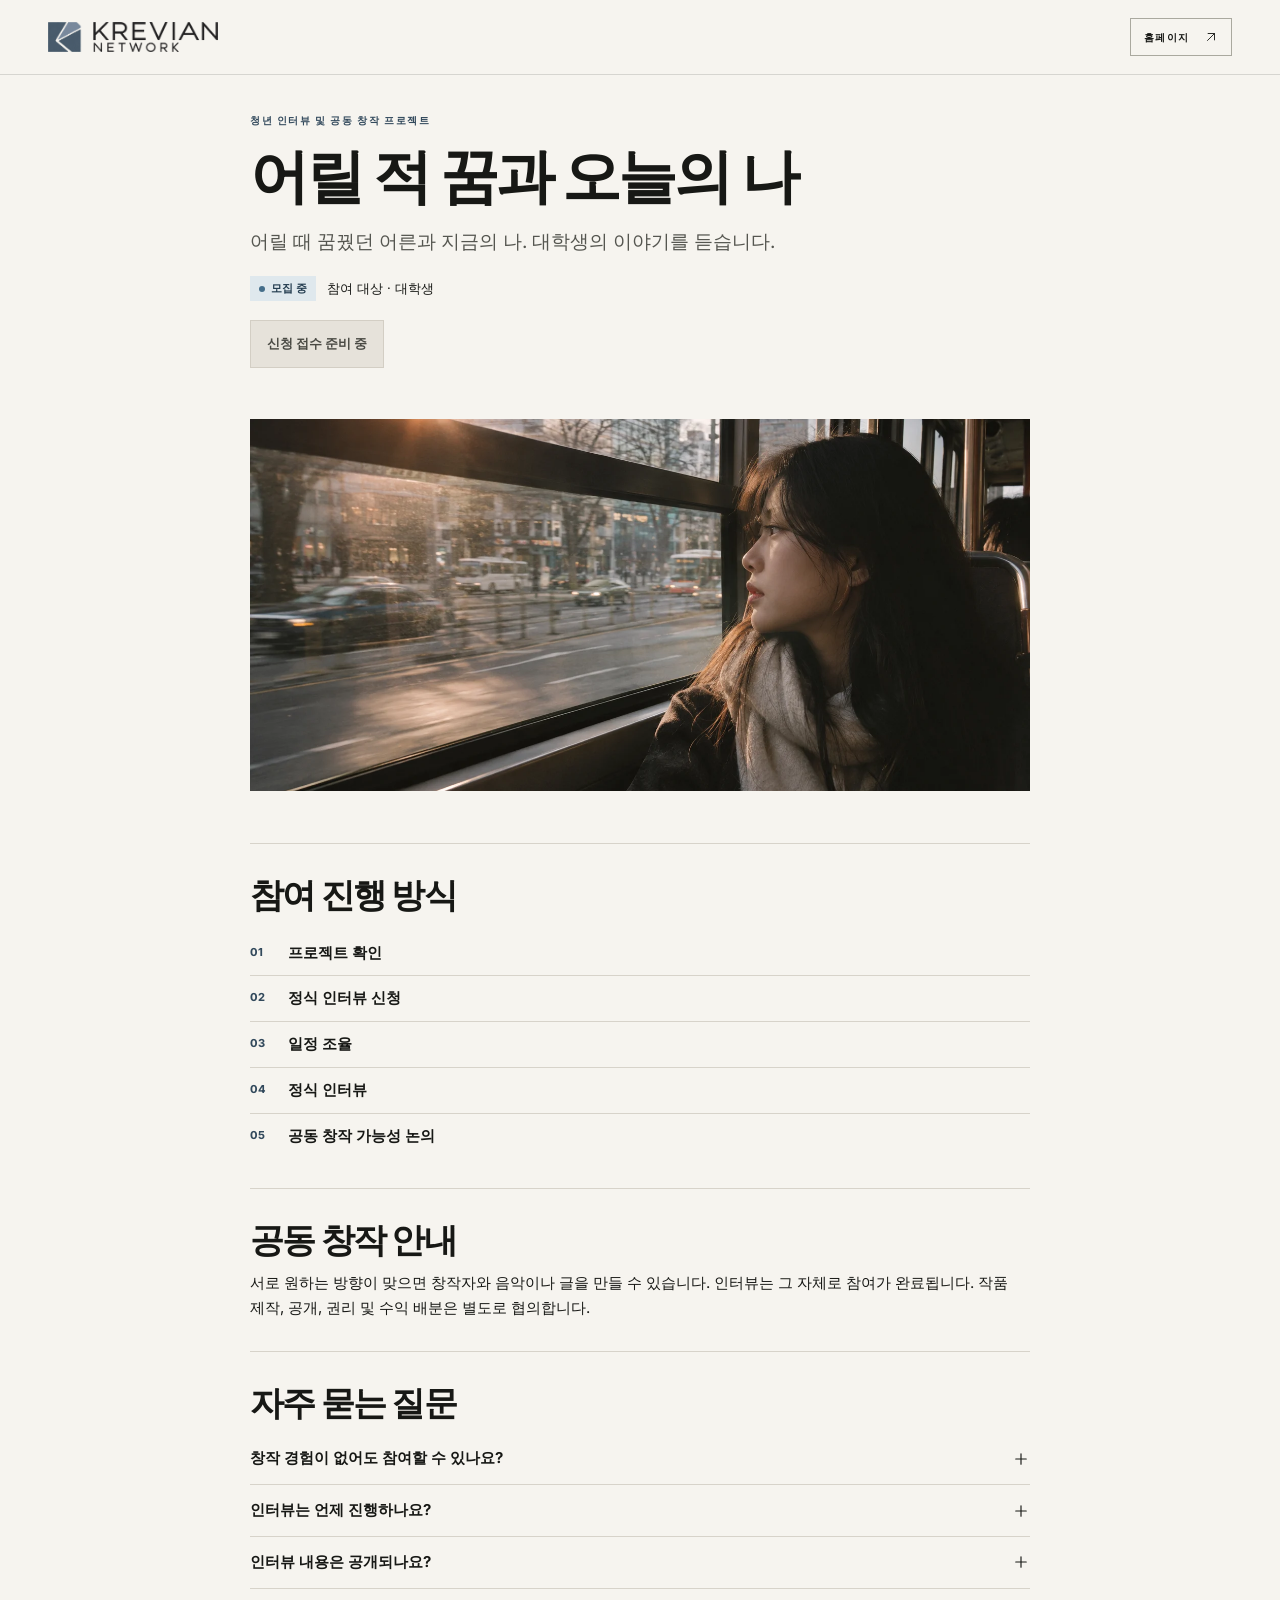
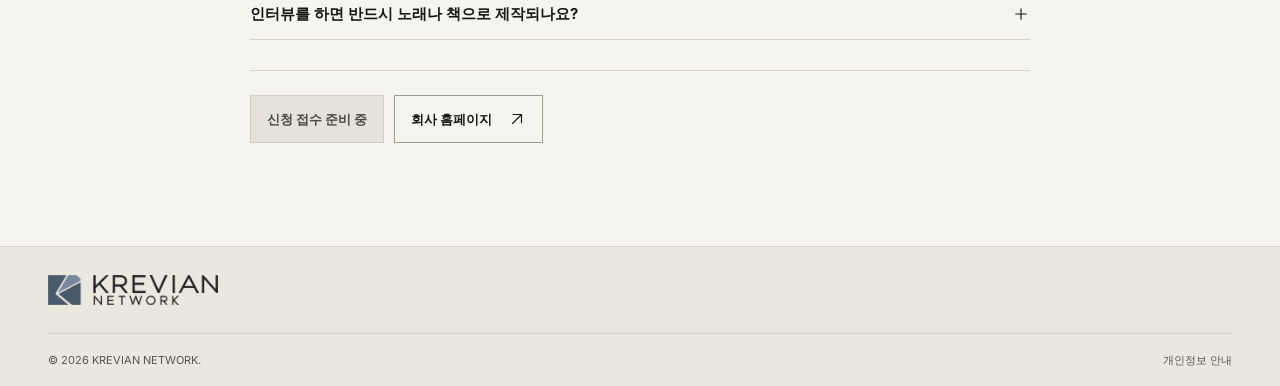
<file: join/dreamed-adult/index.html>
<!DOCTYPE html><html lang="ko"><head><meta charSet="utf-8"/><meta name="viewport" content="width=device-width, initial-scale=1"/><link rel="stylesheet" href="../../_next/static/css/90b5fcaf06d59198.css" data-precedence="next"/><meta name="description" content="어릴 때 꿈꿨던 어른과 지금의 나. 대학생의 이야기를 듣습니다."/><meta name="robots" content="noindex, follow"/><link rel="canonical" href="https://krevian-pd.art/projects/dreamed-adult/"/><meta name="google-site-verification" content="pJuSFLHGsSRSgvp0l23GIhP0J8r2oN1fy8HzkA71kTw"/><meta name="naver-site-verification" content="f6e91b881ddd0055997c91430da2728e52274e86"/><meta property="og:title" content="어릴 적 꿈과 오늘의 나"/><meta property="og:description" content="어릴 때 꿈꿨던 어른과 지금의 나. 대학생의 이야기를 듣습니다."/><meta property="og:site_name" content="크레비안네트워크"/><meta property="og:locale" content="ko_KR"/><meta property="og:image" content="https://krevian-pd.art/images/dreamed-adult.webp"/><meta name="twitter:card" content="summary_large_image"/><meta name="twitter:title" content="어릴 적 꿈과 오늘의 나"/><meta name="twitter:description" content="어릴 때 꿈꿨던 어른과 지금의 나. 대학생의 이야기를 듣습니다."/><meta name="twitter:image" content="https://krevian-pd.art/images/dreamed-adult.webp"/><link rel="icon" href="../../icon.png?07f0030065e5c765" type="image/png"/><title>어릴 적 꿈과 오늘의 나 | KREVIAN NETWORK</title></head><body><div hidden=""><!--$--><!--/$--></div><a class="skip" href="#main">본문으로 건너뛰기</a><header class="header"><div class="head-inner"><a class="wordmark" aria-label="KREVIAN NETWORK 홈" href="../../"><img alt="" loading="lazy" width="1560" height="277" decoding="async" data-nimg="1" style="color:transparent" src="../../images/krevian-network-logo.webp"/></a><a class="top-contact" href="../../">홈페이지 <svg width="14" height="14" viewBox="0 0 24 24" fill="none" stroke="currentColor" stroke-width="1.55" stroke-linecap="round" stroke-linejoin="round" aria-hidden="true"><path d="M6 18 18 6M7 6h11v11"></path></svg></a></div></header><main id="main"><div class="wrap section qr-page narrow"><div class="detail-top"><div><p class="eyebrow">청년 인터뷰 및 공동 창작 프로젝트</p><h1>어릴 적 꿈과 오늘의 나</h1><p class="lede">어릴 때 꿈꿨던 어른과 지금의 나. 대학생의 이야기를 듣습니다.</p><div class="tag-row"><span class="status is-open"><i></i>모집 중</span><span>참여 대상 · <!-- -->대학생</span></div><div class="button-row"><span class="button unavailable" aria-disabled="true">신청 접수 준비 중</span></div></div><div class="photo "><img alt="" decoding="async" data-nimg="fill" style="position:absolute;height:100%;width:100%;left:0;top:0;right:0;bottom:0;color:transparent" src="../../images/dreamed-adult.webp"/></div></div><div class="detail-content"><section><h2>참여 진행 방식</h2><ol class="process"><li><strong>프로젝트 확인</strong></li><li><strong>정식 인터뷰 신청</strong></li><li><strong>일정 조율</strong></li><li><strong>정식 인터뷰</strong></li><li><strong>공동 창작 가능성 논의</strong></li></ol></section><section><h2>공동 창작 안내</h2><p>서로 원하는 방향이 맞으면 창작자와 음악이나 글을 만들 수 있습니다. 인터뷰는 그 자체로 참여가 완료됩니다. 작품 제작, 공개, 권리 및 수익 배분은 별도로 협의합니다.</p></section><section><h2>자주 묻는 질문</h2><div class="faq"><details><summary>창작 경험이 없어도 참여할 수 있나요?<svg width="18" height="18" viewBox="0 0 24 24" fill="none" stroke="currentColor" stroke-width="1.55" stroke-linecap="round" stroke-linejoin="round" aria-hidden="true"><path d="M12 5v14M5 12h14"></path></svg></summary><p>가능합니다. 정식 인터뷰는 자신의 경험과 생각을 나누는 시간입니다. 별도의 창작 능력은 필요하지 않습니다.</p></details><details><summary>인터뷰는 언제 진행하나요?<svg width="18" height="18" viewBox="0 0 24 24" fill="none" stroke="currentColor" stroke-width="1.55" stroke-linecap="round" stroke-linejoin="round" aria-hidden="true"><path d="M12 5v14M5 12h14"></path></svg></summary><p>신청 후 담당자와 별도로 일정을 조율합니다.</p></details><details><summary>인터뷰 내용은 공개되나요?<svg width="18" height="18" viewBox="0 0 24 24" fill="none" stroke="currentColor" stroke-width="1.55" stroke-linecap="round" stroke-linejoin="round" aria-hidden="true"><path d="M12 5v14M5 12h14"></path></svg></summary><p>인터뷰 참여와 외부 공개는 별개의 절차입니다. 촬영·녹음·공개 및 작품 활용 여부는 목적과 범위를 설명하고 각각 별도의 동의를 받습니다.</p></details><details><summary>인터뷰를 하면 반드시 노래나 책으로 제작되나요?<svg width="18" height="18" viewBox="0 0 24 24" fill="none" stroke="currentColor" stroke-width="1.55" stroke-linecap="round" stroke-linejoin="round" aria-hidden="true"><path d="M12 5v14M5 12h14"></path></svg></summary><p>공동 창작은 별도 제안과 상호 협의를 통해 결정됩니다.</p></details></div></section><div class="button-row"><span class="button unavailable" aria-disabled="true">신청 접수 준비 중</span><a class="button outline-ink" href="../../">회사 홈페이지<svg width="18" height="18" viewBox="0 0 24 24" fill="none" stroke="currentColor" stroke-width="1.55" stroke-linecap="round" stroke-linejoin="round" aria-hidden="true"><path d="M6 18 18 6M7 6h11v11"></path></svg></a></div></div></div></main><footer class="footer"><div class="wrap footer-main"><a class="wordmark" aria-label="KREVIAN NETWORK 홈" href="../../"><img alt="" loading="lazy" width="1560" height="277" decoding="async" data-nimg="1" style="color:transparent" src="../../images/krevian-network-logo.webp"/></a></div><div class="wrap footer-base"><span>© <!-- -->2026<!-- --> KREVIAN NETWORK.</span><a href="../../privacy/">개인정보 안내</a></div></footer><!--$--><!--/$--></body></html>
</file>
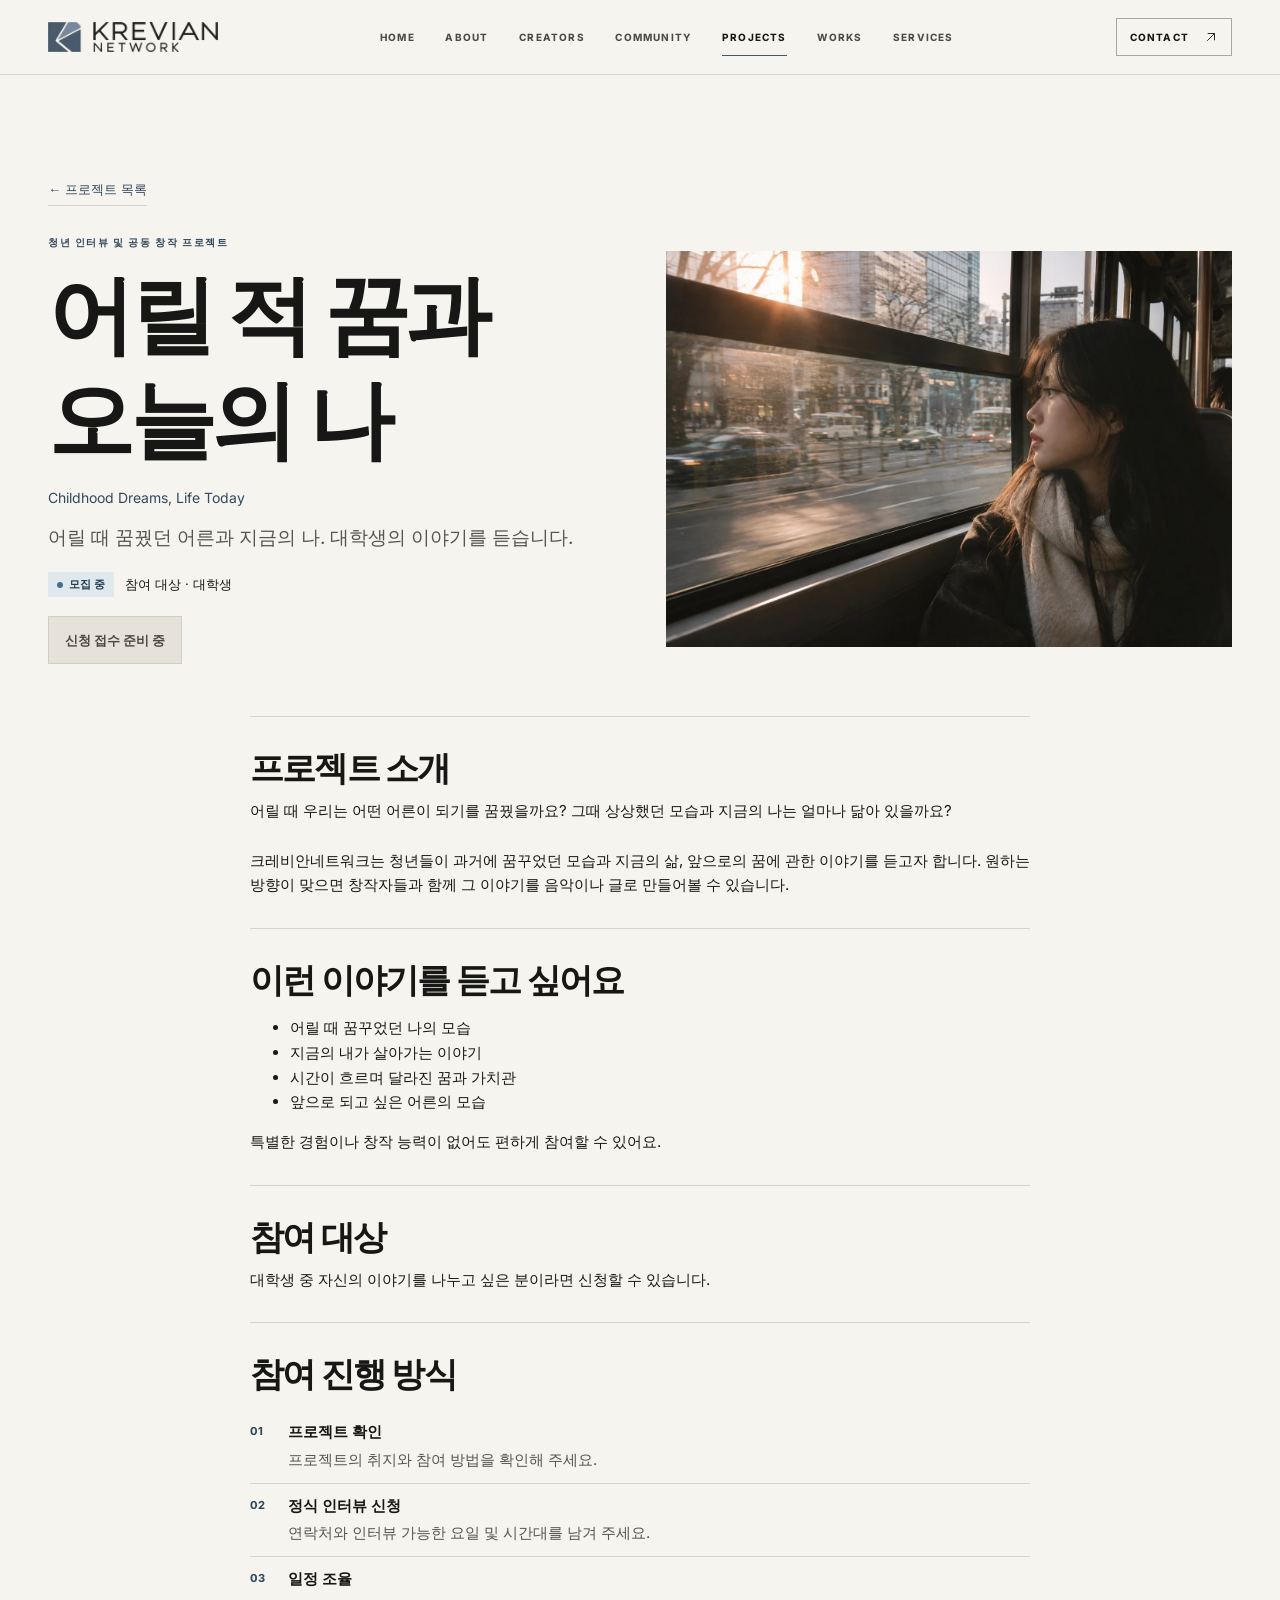
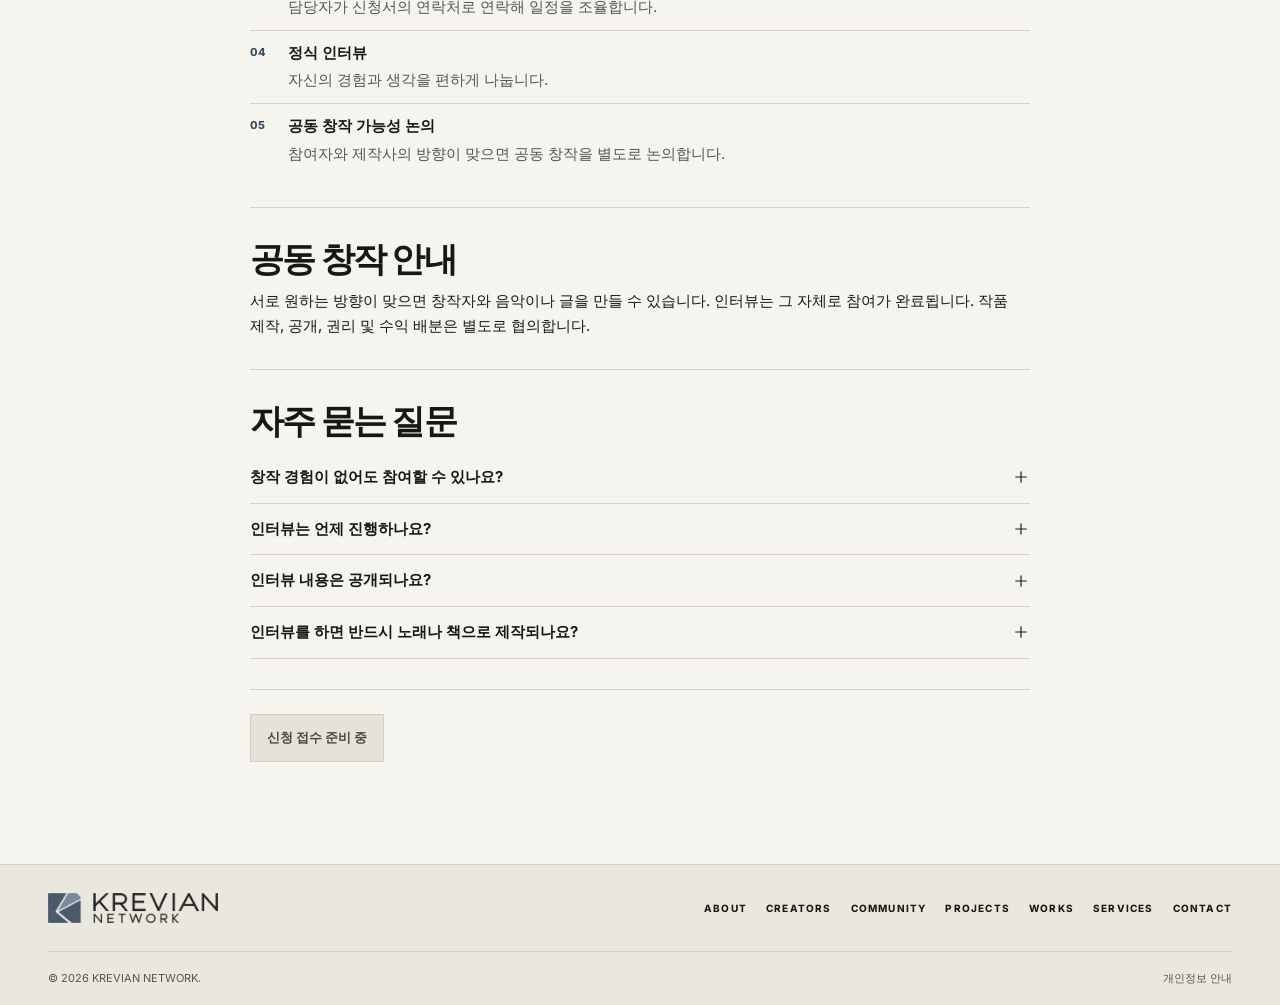
<file: projects/dreamed-adult/index.html>
<!DOCTYPE html><html lang="ko"><head><meta charSet="utf-8"/><meta name="viewport" content="width=device-width, initial-scale=1"/><link rel="stylesheet" href="../../_next/static/css/90b5fcaf06d59198.css" data-precedence="next"/><meta name="description" content="어릴 때 꿈꿨던 어른과 지금의 나. 대학생의 이야기를 듣습니다."/><link rel="canonical" href="https://krevian-pd.art/projects/dreamed-adult/"/><meta name="google-site-verification" content="pJuSFLHGsSRSgvp0l23GIhP0J8r2oN1fy8HzkA71kTw"/><meta name="naver-site-verification" content="f6e91b881ddd0055997c91430da2728e52274e86"/><meta property="og:title" content="어릴 적 꿈과 오늘의 나"/><meta property="og:description" content="어릴 때 꿈꿨던 어른과 지금의 나. 대학생의 이야기를 듣습니다."/><meta property="og:site_name" content="크레비안네트워크"/><meta property="og:locale" content="ko_KR"/><meta property="og:image" content="https://krevian-pd.art/images/dreamed-adult.webp"/><meta name="twitter:card" content="summary_large_image"/><meta name="twitter:title" content="어릴 적 꿈과 오늘의 나"/><meta name="twitter:description" content="어릴 때 꿈꿨던 어른과 지금의 나. 대학생의 이야기를 듣습니다."/><meta name="twitter:image" content="https://krevian-pd.art/images/dreamed-adult.webp"/><link rel="icon" href="../../icon.png?07f0030065e5c765" type="image/png"/><title>어릴 적 꿈과 오늘의 나 | KREVIAN NETWORK</title></head><body><div hidden=""><!--$--><!--/$--></div><a class="skip" href="#main">본문으로 건너뛰기</a><header class="header"><div class="head-inner"><a class="wordmark" aria-label="KREVIAN NETWORK 홈" href="../../"><img alt="" loading="lazy" width="1560" height="277" decoding="async" data-nimg="1" style="color:transparent" src="../../images/krevian-network-logo.webp"/></a><nav class="desktop-nav" aria-label="주 메뉴"><a href="../../">HOME</a><a href="../../about/">ABOUT</a><a href="../../creators/">CREATORS</a><a href="../../community/">COMMUNITY</a><a aria-current="page" href="../">PROJECTS</a><a href="../../works/">WORKS</a><a href="../../services/">SERVICES</a></nav><a class="top-contact desktop-contact" href="../../contact/">CONTACT <svg width="14" height="14" viewBox="0 0 24 24" fill="none" stroke="currentColor" stroke-width="1.55" stroke-linecap="round" stroke-linejoin="round" aria-hidden="true"><path d="M6 18 18 6M7 6h11v11"></path></svg></a><details class="mobile-nav"><summary aria-label="메뉴 열기"><span></span><span></span></summary><nav aria-label="모바일 주 메뉴"><a href="../../">HOME</a><a href="../../about/">ABOUT</a><a href="../../creators/">CREATORS</a><a href="../../community/">COMMUNITY</a><a aria-current="page" href="../">PROJECTS</a><a href="../../works/">WORKS</a><a href="../../services/">SERVICES</a><a href="../../contact/">CONTACT</a></nav></details></div></header><main id="main"><div class="wrap section project-detail"><a class="back-link" href="../">← 프로젝트 목록</a><div class="detail-top"><div><p class="eyebrow">청년 인터뷰 및 공동 창작 프로젝트</p><h1>어릴 적 꿈과 오늘의 나</h1><p class="english-title" lang="en">Childhood Dreams, Life Today</p><p class="lede">어릴 때 꿈꿨던 어른과 지금의 나. 대학생의 이야기를 듣습니다.</p><div class="tag-row"><span class="status is-open"><i></i>모집 중</span><span>참여 대상 · <!-- -->대학생</span></div><div class="button-row"><span class="button unavailable" aria-disabled="true">신청 접수 준비 중</span></div></div><div class="photo "><img alt="" decoding="async" data-nimg="fill" style="position:absolute;height:100%;width:100%;left:0;top:0;right:0;bottom:0;color:transparent" src="../../images/dreamed-adult.webp"/></div></div><div class="detail-content"><section><h2>프로젝트 소개</h2><p class="preline">어릴 때 우리는 어떤 어른이 되기를 꿈꿨을까요? 그때 상상했던 모습과 지금의 나는 얼마나 닮아 있을까요?

크레비안네트워크는 청년들이 과거에 꿈꾸었던 모습과 지금의 삶, 앞으로의 꿈에 관한 이야기를 듣고자 합니다. 원하는 방향이 맞으면 창작자들과 함께 그 이야기를 음악이나 글로 만들어볼 수 있습니다.</p></section><section><h2>이런 이야기를 듣고 싶어요</h2><ul><li>어릴 때 꿈꾸었던 나의 모습</li><li>지금의 내가 살아가는 이야기</li><li>시간이 흐르며 달라진 꿈과 가치관</li><li>앞으로 되고 싶은 어른의 모습</li></ul><p>특별한 경험이나 창작 능력이 없어도 편하게 참여할 수 있어요.</p></section><section><h2>참여 대상</h2><p>대학생<!-- --> 중 자신의 이야기를 나누고 싶은 분이라면 신청할 수 있습니다.</p></section><section><h2>참여 진행 방식</h2><ol class="process"><li><strong>프로젝트 확인</strong><p>프로젝트의 취지와 참여 방법을 확인해 주세요.</p></li><li><strong>정식 인터뷰 신청</strong><p>연락처와 인터뷰 가능한 요일 및 시간대를 남겨 주세요.</p></li><li><strong>일정 조율</strong><p>담당자가 신청서의 연락처로 연락해 일정을 조율합니다.</p></li><li><strong>정식 인터뷰</strong><p>자신의 경험과 생각을 편하게 나눕니다.</p></li><li><strong>공동 창작 가능성 논의</strong><p>참여자와 제작사의 방향이 맞으면 공동 창작을 별도로 논의합니다.</p></li></ol></section><section><h2>공동 창작 안내</h2><p>서로 원하는 방향이 맞으면 창작자와 음악이나 글을 만들 수 있습니다. 인터뷰는 그 자체로 참여가 완료됩니다. 작품 제작, 공개, 권리 및 수익 배분은 별도로 협의합니다.</p></section><section><h2>자주 묻는 질문</h2><div class="faq"><details><summary>창작 경험이 없어도 참여할 수 있나요?<svg width="18" height="18" viewBox="0 0 24 24" fill="none" stroke="currentColor" stroke-width="1.55" stroke-linecap="round" stroke-linejoin="round" aria-hidden="true"><path d="M12 5v14M5 12h14"></path></svg></summary><p>가능합니다. 정식 인터뷰는 자신의 경험과 생각을 나누는 시간입니다. 별도의 창작 능력은 필요하지 않습니다.</p></details><details><summary>인터뷰는 언제 진행하나요?<svg width="18" height="18" viewBox="0 0 24 24" fill="none" stroke="currentColor" stroke-width="1.55" stroke-linecap="round" stroke-linejoin="round" aria-hidden="true"><path d="M12 5v14M5 12h14"></path></svg></summary><p>신청 후 담당자와 별도로 일정을 조율합니다.</p></details><details><summary>인터뷰 내용은 공개되나요?<svg width="18" height="18" viewBox="0 0 24 24" fill="none" stroke="currentColor" stroke-width="1.55" stroke-linecap="round" stroke-linejoin="round" aria-hidden="true"><path d="M12 5v14M5 12h14"></path></svg></summary><p>인터뷰 참여와 외부 공개는 별개의 절차입니다. 촬영·녹음·공개 및 작품 활용 여부는 목적과 범위를 설명하고 각각 별도의 동의를 받습니다.</p></details><details><summary>인터뷰를 하면 반드시 노래나 책으로 제작되나요?<svg width="18" height="18" viewBox="0 0 24 24" fill="none" stroke="currentColor" stroke-width="1.55" stroke-linecap="round" stroke-linejoin="round" aria-hidden="true"><path d="M12 5v14M5 12h14"></path></svg></summary><p>공동 창작은 별도 제안과 상호 협의를 통해 결정됩니다.</p></details></div></section><div class="button-row"><span class="button unavailable" aria-disabled="true">신청 접수 준비 중</span></div></div></div></main><footer class="footer"><div class="wrap footer-main"><a class="wordmark" aria-label="KREVIAN NETWORK 홈" href="../../"><img alt="" loading="lazy" width="1560" height="277" decoding="async" data-nimg="1" style="color:transparent" src="../../images/krevian-network-logo.webp"/></a><nav aria-label="하단 메뉴"><a href="../../about/">ABOUT</a><a href="../../creators/">CREATORS</a><a href="../../community/">COMMUNITY</a><a href="../">PROJECTS</a><a href="../../works/">WORKS</a><a href="../../services/">SERVICES</a><a href="../../contact/">CONTACT</a></nav></div><div class="wrap footer-base"><span>© <!-- -->2026<!-- --> KREVIAN NETWORK.</span><a href="../../privacy/">개인정보 안내</a></div></footer><!--$--><!--/$--></body></html>
</file>
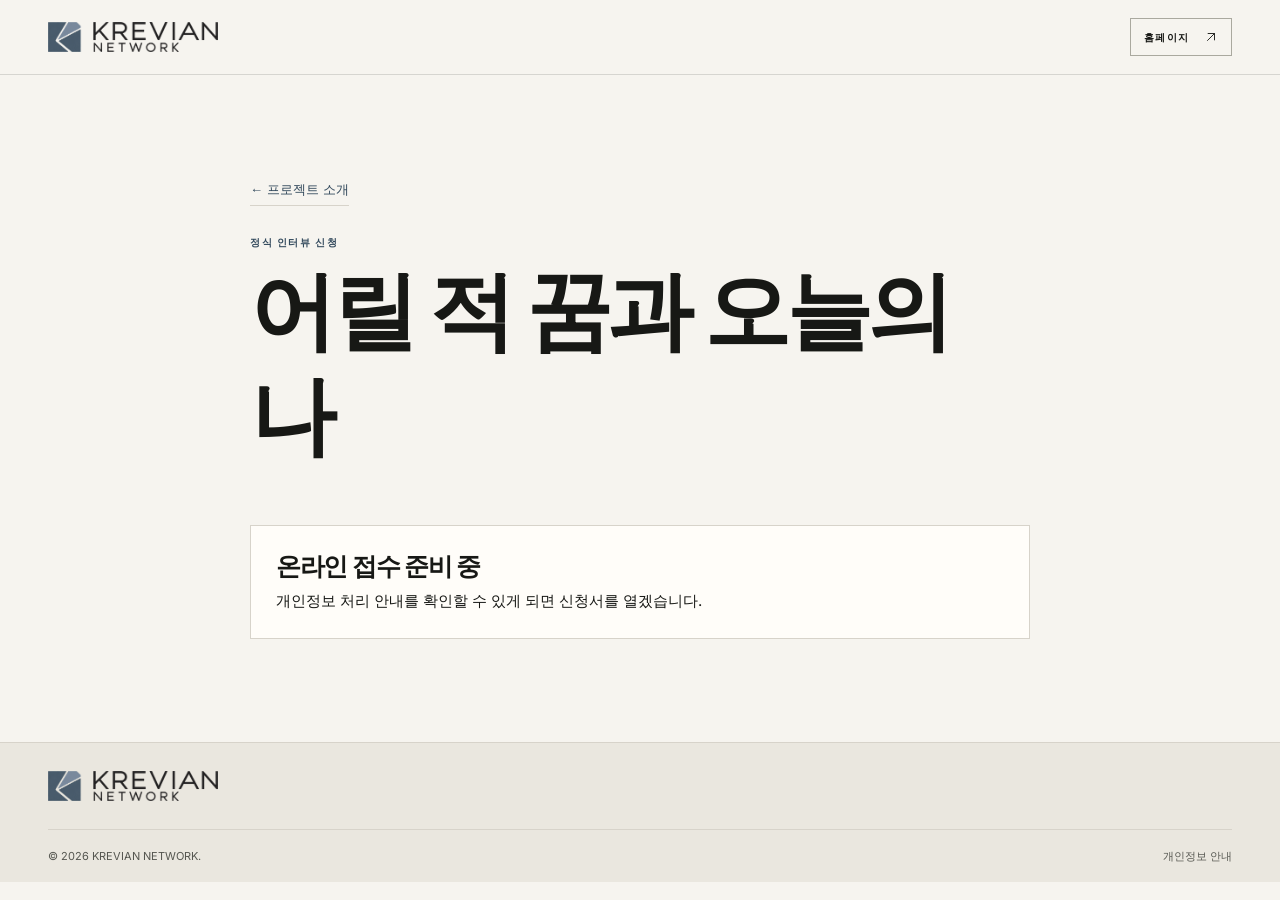
<file: projects/dreamed-adult/apply/index.html>
<!DOCTYPE html><html lang="ko"><head><meta charSet="utf-8"/><meta name="viewport" content="width=device-width, initial-scale=1"/><link rel="stylesheet" href="../../../_next/static/css/90b5fcaf06d59198.css" data-precedence="next"/><meta name="description" content="어릴 때 꿈꿨던 어른과 지금의 나. 대학생의 이야기를 듣습니다."/><meta name="robots" content="noindex, follow"/><link rel="canonical" href="https://krevian-pd.art/projects/dreamed-adult/"/><meta name="google-site-verification" content="pJuSFLHGsSRSgvp0l23GIhP0J8r2oN1fy8HzkA71kTw"/><meta name="naver-site-verification" content="f6e91b881ddd0055997c91430da2728e52274e86"/><meta property="og:title" content="어릴 적 꿈과 오늘의 나 정식 인터뷰 신청"/><meta property="og:description" content="어릴 때 꿈꿨던 어른과 지금의 나. 대학생의 이야기를 듣습니다."/><meta property="og:site_name" content="크레비안네트워크"/><meta property="og:locale" content="ko_KR"/><meta property="og:image" content="https://krevian-pd.art/images/dreamed-adult.webp"/><meta name="twitter:card" content="summary_large_image"/><meta name="twitter:title" content="어릴 적 꿈과 오늘의 나 정식 인터뷰 신청"/><meta name="twitter:description" content="어릴 때 꿈꿨던 어른과 지금의 나. 대학생의 이야기를 듣습니다."/><meta name="twitter:image" content="https://krevian-pd.art/images/dreamed-adult.webp"/><link rel="icon" href="../../../icon.png?07f0030065e5c765" type="image/png"/><title>어릴 적 꿈과 오늘의 나 정식 인터뷰 신청 | KREVIAN NETWORK</title></head><body><div hidden=""><!--$--><!--/$--></div><a class="skip" href="#main">본문으로 건너뛰기</a><header class="header"><div class="head-inner"><a class="wordmark" aria-label="KREVIAN NETWORK 홈" href="../../../"><img alt="" loading="lazy" width="1560" height="277" decoding="async" data-nimg="1" style="color:transparent" src="../../../images/krevian-network-logo.webp"/></a><a class="top-contact" href="../../../">홈페이지 <svg width="14" height="14" viewBox="0 0 24 24" fill="none" stroke="currentColor" stroke-width="1.55" stroke-linecap="round" stroke-linejoin="round" aria-hidden="true"><path d="M6 18 18 6M7 6h11v11"></path></svg></a></div></header><main id="main"><div class="wrap section narrow"><a class="back-link" href="../">← 프로젝트 소개</a><div class="page-intro"><p class="eyebrow">정식 인터뷰 신청</p><h1>어릴 적 꿈과 오늘의 나</h1></div><div class="empty"><h2>온라인 접수 준비 중</h2><p>개인정보 처리 안내를 확인할 수 있게 되면 신청서를 열겠습니다.</p></div></div></main><footer class="footer"><div class="wrap footer-main"><a class="wordmark" aria-label="KREVIAN NETWORK 홈" href="../../../"><img alt="" loading="lazy" width="1560" height="277" decoding="async" data-nimg="1" style="color:transparent" src="../../../images/krevian-network-logo.webp"/></a></div><div class="wrap footer-base"><span>© <!-- -->2026<!-- --> KREVIAN NETWORK.</span><a href="../../../privacy/">개인정보 안내</a></div></footer><!--$--><!--/$--></body></html>
</file>
<file: _next/static/css/90b5fcaf06d59198.css>
@font-face{font-family:Inter Variable;font-style:normal;font-display:swap;font-weight:100 900;src:url(/_next/static/media/inter-cyrillic-ext-wght-normal.460bdf14.woff2) format("woff2-variations");unicode-range:u+0460-052f,u+1c80-1c8a,u+20b4,u+2de0-2dff,u+a640-a69f,u+fe2e-fe2f}@font-face{font-family:Inter Variable;font-style:normal;font-display:swap;font-weight:100 900;src:url(/_next/static/media/inter-cyrillic-wght-normal.491cbc05.woff2) format("woff2-variations");unicode-range:u+0301,u+0400-045f,u+0490-0491,u+04b0-04b1,u+2116}@font-face{font-family:Inter Variable;font-style:normal;font-display:swap;font-weight:100 900;src:url(/_next/static/media/inter-greek-ext-wght-normal.23aae568.woff2) format("woff2-variations");unicode-range:u+1f??}@font-face{font-family:Inter Variable;font-style:normal;font-display:swap;font-weight:100 900;src:url(/_next/static/media/inter-greek-wght-normal.4449bf7a.woff2) format("woff2-variations");unicode-range:u+0370-0377,u+037a-037f,u+0384-038a,u+038c,u+038e-03a1,u+03a3-03ff}@font-face{font-family:Inter Variable;font-style:normal;font-display:swap;font-weight:100 900;src:url(/_next/static/media/inter-vietnamese-wght-normal.113a630f.woff2) format("woff2-variations");unicode-range:u+0102-0103,u+0110-0111,u+0128-0129,u+0168-0169,u+01a0-01a1,u+01af-01b0,u+0300-0301,u+0303-0304,u+0308-0309,u+0323,u+0329,u+1ea0-1ef9,u+20ab}@font-face{font-family:Inter Variable;font-style:normal;font-display:swap;font-weight:100 900;src:url(/_next/static/media/inter-latin-ext-wght-normal.3835a68e.woff2) format("woff2-variations");unicode-range:u+0100-02ba,u+02bd-02c5,u+02c7-02cc,u+02ce-02d7,u+02dd-02ff,u+0304,u+0308,u+0329,u+1d00-1dbf,u+1e00-1e9f,u+1ef2-1eff,u+2020,u+20a0-20ab,u+20ad-20c0,u+2113,u+2c60-2c7f,u+a720-a7ff}@font-face{font-family:Inter Variable;font-style:normal;font-display:swap;font-weight:100 900;src:url(/_next/static/media/inter-latin-wght-normal.6c596dfc.woff2) format("woff2-variations");unicode-range:u+00??,u+0131,u+0152-0153,u+02bb-02bc,u+02c6,u+02da,u+02dc,u+0304,u+0308,u+0329,u+2000-206f,u+20ac,u+2122,u+2191,u+2193,u+2212,u+2215,u+feff,u+fffd}@font-face{font-family:Barlow Condensed;font-style:normal;font-display:swap;font-weight:700;src:url(/_next/static/media/barlow-condensed-vietnamese-700-normal.b5cf89c0.woff2) format("woff2"),url(/_next/static/media/barlow-condensed-vietnamese-700-normal.c7b344a0.woff) format("woff");unicode-range:u+0102-0103,u+0110-0111,u+0128-0129,u+0168-0169,u+01a0-01a1,u+01af-01b0,u+0300-0301,u+0303-0304,u+0308-0309,u+0323,u+0329,u+1ea0-1ef9,u+20ab}@font-face{font-family:Barlow Condensed;font-style:normal;font-display:swap;font-weight:700;src:url(/_next/static/media/barlow-condensed-latin-ext-700-normal.e84925df.woff2) format("woff2"),url(/_next/static/media/barlow-condensed-latin-ext-700-normal.73a79c9e.woff) format("woff");unicode-range:u+0100-02ba,u+02bd-02c5,u+02c7-02cc,u+02ce-02d7,u+02dd-02ff,u+0304,u+0308,u+0329,u+1d00-1dbf,u+1e00-1e9f,u+1ef2-1eff,u+2020,u+20a0-20ab,u+20ad-20c0,u+2113,u+2c60-2c7f,u+a720-a7ff}@font-face{font-family:Barlow Condensed;font-style:normal;font-display:swap;font-weight:700;src:url(/_next/static/media/barlow-condensed-latin-700-normal.e9811009.woff2) format("woff2"),url(/_next/static/media/barlow-condensed-latin-700-normal.f6cc1247.woff) format("woff");unicode-range:u+00??,u+0131,u+0152-0153,u+02bb-02bc,u+02c6,u+02da,u+02dc,u+0304,u+0308,u+0329,u+2000-206f,u+20ac,u+2122,u+2191,u+2193,u+2212,u+2215,u+feff,u+fffd}:root{--paper:#f6f4ef;--white:#fffdf9;--ink:#171815;--muted:#555650;--line:#d7d3ca;--blue:#40576b;--blue-dark:#32495c;--mist:#dfe8ed;--sans:"Inter Variable","Malgun Gothic","Apple SD Gothic Neo",sans-serif;--condensed:"Barlow Condensed","Arial Narrow",sans-serif}*{box-sizing:border-box}html{color-scheme:light;scroll-behavior:smooth}body{margin:0;background:var(--paper);color:var(--ink);font:15px/1.65 var(--sans);word-break:keep-all}a{color:inherit;text-decoration:none}button,input,select,textarea{font:inherit}button,summary{cursor:pointer}img{max-width:100%}h1,h2,h3,p{margin:0}h1,h2,h3{line-height:1.23;letter-spacing:-.052em}h2{font-size:clamp(29px,4vw,49px)}p+p{margin-top:1em}:focus-visible{outline:3px solid #346e99;outline-offset:4px}::selection{background:#c4d5e1;color:var(--ink)}.skip{position:absolute;top:8px;left:8px;z-index:20;transform:translateY(-160%);background:white;padding:.5rem 1rem}.skip:focus{transform:translateY(0)}.head-inner,.wrap{width:min(100% - 96px,1280px);margin-inline:auto}.narrow{max-width:780px}.section{padding-block:clamp(65px,8vw,124px)}.section.compact{padding-block:44px 0}.header{position:relative;z-index:5;background:var(--paper);border-bottom:1px solid rgba(27,27,22,.14)}.head-inner{height:74px;display:flex;justify-content:space-between;align-items:center;gap:18px}.wordmark{display:inline-flex;flex:none;align-items:center}.wordmark img{display:block;width:170px;height:auto}.desktop-nav{display:flex;align-items:center;gap:clamp(17px,2.4vw,41px)}.desktop-nav a,.footer nav a,.mobile-nav nav a,.top-contact{font-size:10px;letter-spacing:.12em;font-weight:750}.desktop-nav a{position:relative;padding:15px 0;color:#4c4b43}.desktop-nav a:hover,.desktop-nav a[aria-current]{color:var(--ink)}.desktop-nav a[aria-current]:after{content:"";position:absolute;bottom:4px;left:0;width:100%;height:1px;background:var(--blue)}.top-contact{display:inline-flex;gap:15px;align-items:center;border:1px solid #aaa99f;padding:10px 13px;transition:background .18s ease}.top-contact:hover,.top-contact[aria-current]{background:var(--mist)}.mobile-nav{display:none}.eyebrow{color:var(--blue-dark);font-size:10px;line-height:1.6;font-weight:760;letter-spacing:.16em}.hero{color:#f9f7f0;background:#1e1b15;isolation:isolate}.hero,.photo{position:relative}.photo{overflow:hidden;background:#b7ad9d}.photo img{object-fit:cover}.hero-shade,.hero>.photo{position:absolute;inset:0;z-index:-1}.hero>.photo img{object-position:center 55%}.hero-shade{background:linear-gradient(90deg,rgba(13,13,10,.83),rgba(15,14,11,.62) 30%,rgba(15,14,11,.19) 67%,rgba(15,14,11,.05)),linear-gradient(0deg,rgba(15,14,11,.75),transparent 24%)}.hero-inner{min-height:clamp(610px,49vw,790px);position:relative;display:flex;flex-direction:column;justify-content:center;padding-block:64px 92px}.hero-copy{margin-top:-9px;animation:appear .55s ease-out both}.hero-kicker{color:#f0ede5;display:flex;align-items:center;gap:12px;margin-bottom:22px;font-size:10px}.hero-kicker span{width:24px;height:1px;background:#a5bac9}.hero h1{font-family:var(--condensed);font-weight:700;font-size:clamp(80px,10.5vw,174px);line-height:.805;letter-spacing:-.028em;margin-left:-.027em}.hero h1 span{color:#9db4c8}.slogan{font-size:clamp(16px,1.65vw,25px);letter-spacing:-.035em;margin-top:32px;font-weight:600}.hero-korean{color:#efeee9;font-size:14px;margin-top:6px}.button-row{display:flex;flex-wrap:wrap;align-items:center;gap:10px}.hero .button-row{margin-top:29px}.button{display:inline-flex;align-items:center;justify-content:space-between;gap:16px;min-height:48px;padding:11px 16px;border:1px solid var(--blue-dark);background:var(--blue-dark);color:white;font-weight:700;font-size:13px;transition:background .2s ease,color .2s ease,border-color .2s ease}.button:hover{background:#263946;border-color:#263946}.hero .button{background:#f4f1e9;border-color:#f4f1e9;color:#161713}.hero .button:hover{background:var(--mist);border-color:var(--mist)}.hero .button.outline{background:rgba(12,13,12,.28);border-color:#bebcb3;color:white}.hero .button.outline:hover{background:rgba(255,255,255,.14)}.button.outline-ink{background:transparent;color:var(--ink);border-color:#a09d91}.button.outline-ink:hover{background:var(--mist)}.button.unavailable{background:#e6e2da;color:#494943;border-color:#d3cec4}.hero-bottom{position:absolute;inset:auto 0 23px;padding-top:15px;border-top:1px solid #ffffff4f;color:#e5e3db}.hero-bottom a{display:inline-flex;align-items:center;gap:9px;font-size:9px;font-weight:650;letter-spacing:.16em}.about-home{display:grid;grid-template-columns:.75fr 1.35fr 1.05fr;align-items:start;gap:clamp(23px,4vw,76px)}.about-home p:not(.eyebrow){color:var(--muted);max-width:390px}.ruled:before{content:"";display:inline-block;vertical-align:middle;width:21px;height:1px;background:var(--blue);margin-right:9px}.about-home .text-link{margin-top:18px}.text-link{display:inline-flex;align-items:center;gap:9px;align-self:flex-start;font-size:13px;font-weight:700;color:var(--blue-dark);border-bottom:1px solid #8898a3;padding-bottom:3px;max-width:100%}.text-link:hover{color:#131a22;border-color:#131a22}.section-heading{display:flex;gap:18px;justify-content:space-between;align-items:end;margin-bottom:32px}.section-heading .text-link{align-self:end;flex:none}.page-intro h1,.section-heading h2{margin-top:8px}.projects-home{background:#ebe8e0;border-block:1px solid var(--line)}.project-card{display:grid;grid-template-columns:1.43fr 1fr;background:var(--white);border:1px solid var(--line)}.project-image{position:relative;min-height:320px;display:block;overflow:hidden}.project-image .photo{position:absolute;inset:0}.project-image img{transition:transform .45s ease-out;object-position:center}.project-image:hover img{transform:scale(1.035)}.image-status{position:absolute;top:17px;left:17px}.status{display:inline-flex;align-items:center;gap:6px;padding:6px 9px;background:#dfdcd5;color:#353630;font-weight:750;font-size:11px;line-height:1.2;white-space:nowrap}.status i{width:6px;height:6px;background:#716d65;border-radius:50%}.status.is-open{background:var(--mist);color:#233c4f}.status.is-open i{background:#456e8a}.project-copy{padding:clamp(24px,4vw,59px);display:flex;flex-direction:column;justify-content:center;align-items:flex-start}.project-copy h3{font-size:clamp(26px,3.5vw,53px);margin:8px 0 12px}.project-copy h3 a:hover{text-decoration:underline;text-decoration-thickness:1px;text-underline-offset:5px}.project-copy p,.project-meta{color:var(--muted)}.project-meta{display:flex;flex-wrap:wrap;gap:10px 18px;border-top:1px solid var(--line);padding-top:12px;margin-top:21px;margin-bottom:18px;width:100%;font-size:12px}.project-meta b{color:var(--ink);margin-left:4px}.project-list{display:grid;gap:28px}.discipline-grid{display:grid;grid-template-columns:repeat(4,1fr);border:1px solid var(--line);background:var(--white)}.discipline-grid article{padding:25px 20px;min-width:0}.discipline-grid article+article{border-left:1px solid var(--line)}.discipline-grid svg{color:var(--blue);margin-bottom:16px}.discipline-grid h3{font-family:var(--condensed);font-size:clamp(22px,3.4vw,43px);letter-spacing:.005em}.discipline-grid p{margin-top:8px;color:var(--muted)}.discipline-grid small{display:block;margin-top:19px;color:var(--blue-dark);font-size:11px}.discipline-grid h3 small{margin:0;font:700 10px/1.6 var(--sans);letter-spacing:.14em}.work-grid{display:grid;grid-template-columns:repeat(auto-fit,minmax(min(100%,300px),1fr));gap:22px}.work-grid article{border:1px solid var(--line);background:var(--white);color:var(--ink)}.work-grid .photo{aspect-ratio:1.65}.work-copy{padding:21px}.work-copy h3{margin-block:6px 10px;font-size:25px}.work-copy .text-link{margin-top:13px}.works-home{color:var(--paper);background:#232624}.works-home .eyebrow,.works-home .text-link{color:#c7d8e5}.works-home p:not(.eyebrow){color:#d3d2c9}.works-home .work-copy p:not(.eyebrow){color:var(--muted)}.works-home .work-copy .eyebrow,.works-home .work-copy .text-link{color:var(--blue-dark)}.home-invitations{display:grid;grid-template-columns:1fr 1fr;gap:16px}.home-invitations article{background:#e8e9e4;padding:clamp(23px,4vw,47px)}.home-invitations article+article{background:#e2e7e9}.home-invitations h2{font-size:clamp(23px,3.1vw,41px);margin:10px 0 25px}.footer{border-top:1px solid var(--line);background:#eae7df}.footer-base,.footer-main{display:flex;flex-wrap:wrap;justify-content:space-between;align-items:center;padding-block:28px;gap:18px}.footer-main nav{display:flex;flex-wrap:wrap;gap:10px 19px}.footer-base{justify-content:flex-start;border-top:1px solid var(--line);padding-block:17px;color:var(--muted);font-size:11px}.footer-base span{margin-right:auto}.footer a:hover{text-decoration:underline;text-underline-offset:4px}.page-intro{margin-bottom:clamp(29px,5vw,56px)}.detail-top h1,.page-intro h1{font-size:clamp(37px,6.7vw,88px)}.lede{max-width:65ch;margin-top:13px;color:var(--muted);font-size:clamp(15px,1.6vw,19px)}.detail-content,.form-shell,.prose{max-width:780px}.about-story>p{font-size:clamp(16px,1.55vw,19px);line-height:1.85}.detail-content h2,.prose h2{font-size:clamp(23px,3vw,34px);margin-bottom:10px}.prose h2{margin-top:43px}.prose .button{margin-top:30px}.back-link{display:inline-flex;padding-bottom:4px;border-bottom:1px solid var(--line);color:var(--blue-dark);font-size:13px;margin-bottom:28px}.detail-top{display:grid;grid-template-columns:1fr 1fr;gap:clamp(23px,4vw,66px);align-items:center}.detail-top h1{margin-top:12px}.detail-top .photo{aspect-ratio:1.43}.detail-top .english-title{font-size:14px;margin-top:13px;color:var(--blue-dark)}.tag-row{display:flex;align-items:center;gap:11px;font-size:13px;margin-block:19px}.detail-content{margin-inline:auto;margin-top:52px}.detail-content>section{padding-block:30px;border-top:1px solid var(--line)}.detail-content>.button-row{padding-top:24px;border-top:1px solid var(--line)}.qr-page{padding-top:37px}.qr-page .detail-top{display:flex;flex-direction:column;align-items:stretch}.qr-page .detail-top .photo{aspect-ratio:2.1}.qr-page h1{font-size:clamp(34px,7vw,59px)}.process{list-style:none;counter-reset:steps;padding:0;margin-bottom:0}.process li{position:relative;counter-increment:steps;padding:10px 0 10px 38px;border-bottom:1px solid var(--line)}.process li:before{content:counter(steps,decimal-leading-zero);position:absolute;left:0;top:12px;color:var(--blue-dark);font-size:11px;font-weight:750}.process li p{margin-top:3px;color:var(--muted)}.process li:last-child{border-bottom:0}.faq details{border-bottom:1px solid var(--line)}.faq summary{display:flex;justify-content:space-between;align-items:center;gap:9px;padding:13px 0;min-height:45px;font-weight:680;list-style:none}.faq summary::-webkit-details-marker{display:none}.faq summary svg{flex:none}.faq details[open] summary svg{transform:rotate(45deg)}.faq p{padding-bottom:16px;color:var(--muted)}.preline{white-space:pre-line}.empty,.success-box{padding:25px;border:1px solid var(--line);background:var(--white)}.empty h2,.success-box h2{font-size:25px;margin-bottom:7px}.empty .text-link,.success-box .text-link{margin-top:15px}.form-shell{display:grid;gap:19px;padding:0;border:0;min-inline-size:0;margin:0}.form-shell>.button{justify-self:start}.form-grid{display:grid;grid-template-columns:1fr 1fr;gap:16px}.street-response .page-intro h1{font-size:clamp(34px,7vw,59px)}.street-entry{display:grid;grid-template-columns:repeat(2,minmax(0,1fr));gap:4px;padding:4px;margin-bottom:24px;background:var(--mist)}.street-entry a{display:grid;place-items:center;min-height:46px;padding:6px;text-align:center;font-size:14px;font-weight:700}.street-entry a[aria-current]{color:var(--white);background:var(--blue-dark)}.street-fields{display:grid;gap:15px;padding:clamp(14px,3vw,23px);border:1px solid var(--line);background:var(--white)}.street-fields h2{font-size:20px}.street-hint{color:var(--muted);font-size:14px}.street-fields textarea{min-height:94px}.success-box .street-next{margin-top:16px}.success-box .street-next .text-link{margin-top:0}.field{display:grid;align-content:start;gap:5px;min-width:0;font-size:14px;font-weight:650}.field small{margin-left:6px;color:var(--muted);font-size:11px;font-weight:450}input:not([type=checkbox],[type=hidden]),select,textarea{width:100%;min-height:44px;padding:8px 10px;background:var(--white);border:1px solid #a8a59c;border-radius:0;color:var(--ink);font-weight:450}textarea{resize:vertical}.check{display:flex;align-items:center;gap:9px;min-height:44px}.check input{width:18px;height:18px;flex:none;accent-color:var(--blue)}.consent,.policy-section{border:1px solid var(--line);padding:clamp(13px,3vw,24px);background:#eeece5}.policy-section+.policy-section{margin-top:20px}.admin-section h2,.consent h2,.policy-section h2{font-size:21px}.notice-list{display:grid;grid-template-columns:minmax(100px,.42fr) 1fr;gap:7px 15px;font-size:13px}.notice-list div{display:contents}.notice-list dt{font-weight:700}.notice-list dd{margin:0;overflow-wrap:anywhere;white-space:pre-wrap}.notice-list a{text-decoration:underline}.banner,.form-error{padding:10px 13px;background:#f2ded8;border-left:3px solid #9a4835;color:#611f11;margin-block:12px}.banner{color:#1d3749;background:var(--mist);border-color:#456d8a}.admin{min-height:60vh}.admin .page-intro h1{font-size:clamp(33px,5vw,60px);overflow-wrap:anywhere}.admin .narrow{margin-inline:auto}.admin .login{max-width:460px}.admin-title{display:flex;justify-content:space-between;align-items:start;gap:12px}.admin-tabs{display:flex;flex-wrap:wrap;gap:4px;border-bottom:1px solid var(--line);margin-bottom:14px}.admin-tabs a{padding:10px 12px;font-size:13px;font-weight:700;color:var(--blue-dark)}.admin-tabs a[aria-current]{background:var(--mist)}.admin-actions{margin:14px 0}.street-records summary{padding:12px 10px;border-bottom:1px solid var(--line);font-weight:650;cursor:pointer;overflow-wrap:anywhere}.street-records .record-list{margin:0;background:var(--white)}.filter{display:flex;flex-wrap:wrap;gap:9px;align-items:center}.filter select{width:auto;margin-left:8px}.table-scroll{overflow-x:auto}table{width:100%;min-width:440px;border-collapse:collapse;font-size:14px}td,th{border-bottom:1px solid var(--line);padding:11px 10px;text-align:left}th{background:#e6e6de}td a{color:var(--blue-dark);text-decoration:underline;text-underline-offset:3px}.admin-section{border-top:1px solid var(--line);margin-top:30px;padding-top:20px}.admin-section p{margin-block:10px}.record-list{border:1px solid var(--line);padding:16px;margin:0 0 24px}.delete summary{color:#7a2d1e;font-weight:650}.button.danger{background:#813524;border-color:#813524}.checks{border:1px solid var(--line);margin:0}.break-word{overflow-wrap:anywhere}@keyframes appear{0%{transform:translateY(9px);opacity:.5}to{transform:translateY(0);opacity:1}}@media (max-width:900px){.head-inner,.wrap{width:calc(100% - 52px)}.desktop-nav{gap:13px}.wordmark img{width:143px}.about-home{grid-template-columns:1.2fr 1fr}.about-home .eyebrow{grid-column:1/-1}}@media (max-width:720px){.head-inner,.wrap{width:calc(100% - 36px)}.head-inner{height:60px}.desktop-contact,.desktop-nav{display:none}.mobile-nav{display:block}.mobile-nav summary{list-style:none;min-width:44px;min-height:44px;display:grid;place-content:center;gap:5px}.mobile-nav summary::-webkit-details-marker{display:none}.mobile-nav summary span{width:21px;height:1px;background:var(--ink)}.mobile-nav nav{position:absolute;inset:100% 0 auto;padding:10px 18px 17px;background:var(--paper);box-shadow:0 9px 14px #17181525}.mobile-nav nav a{display:block;padding:12px 6px;border-bottom:1px solid var(--line)}.mobile-nav nav a[aria-current]{color:var(--blue)}.hero-inner{min-height:max(560px,76svh)}.hero h1{font-size:clamp(54px,13.5vw,96px)}.hero>.photo img{object-position:64% center}.hero-shade{background:linear-gradient(90deg,#110f0acc,#13100b55 79%),linear-gradient(0deg,#11100bd5,transparent 34%)}.hero-kicker{font-size:9px;margin-bottom:17px}.slogan{margin-top:23px}.section{padding-block:53px}.qr-page{padding-top:32px}.about-home,.detail-top,.home-invitations,.project-card{grid-template-columns:1fr}.about-home{gap:13px}.project-image{min-height:auto;aspect-ratio:1.55}.project-copy{padding:22px}.discipline-grid{grid-template-columns:1fr 1fr}.discipline-grid article:nth-child(3){border-left:0}.discipline-grid article:nth-child(n+3){border-top:1px solid var(--line)}.detail-content{margin-top:28px}.page-intro{margin-bottom:25px}.footer-main nav{gap:10px 14px}}@media (max-width:390px){.form-grid{grid-template-columns:1fr}.section-heading{flex-wrap:wrap}.notice-list{grid-template-columns:1fr;gap:4px}.notice-list dd{margin-bottom:6px}}@media (prefers-reduced-motion:reduce){*,:after,:before{scroll-behavior:auto!important;animation:none!important;transition:none!important}}.network-grid{display:grid;grid-template-columns:repeat(3,minmax(0,1fr));gap:24px}.network-grid.two{grid-template-columns:repeat(2,minmax(0,1fr))}.creator-types article{display:flex;flex-direction:column;align-items:flex-start}.creator-types .creator-examples{color:var(--muted);font-size:.875rem;margin-block:18px}.creator-relationship{margin-top:auto;padding:5px 10px;border:1px solid var(--line);color:var(--blue-dark);font-size:.875rem}.network-grid article{border-top:2px solid var(--blue);padding:26px 0;min-width:0}.network-grid h2,.network-grid h3{font-size:clamp(23px,3vw,32px);margin:10px 0 18px}.community-rules,.network-grid li,.network-grid p,.network-note{font-size:1rem}.network-grid .text-link{margin-top:22px}.network-grid ul{padding-left:20px}.network-note{color:var(--muted);margin:24px 0;max-width:900px}.brand-meaning{margin:56px 0;padding:32px 0;border-block:1px solid var(--line)}.brand-meaning h2{margin:16px 0 24px;font-size:clamp(28px,4vw,42px)}.brand-expression{font-size:clamp(19px,3vw,28px);font-weight:650;overflow-wrap:anywhere}.meaning-grid{display:grid;grid-template-columns:repeat(2,minmax(0,1fr));gap:24px;margin:32px 0}.meaning-grid dt{display:flex;align-items:baseline;gap:12px}.meaning-grid strong{color:var(--blue-dark);font-size:32px}.meaning-grid dd{margin:5px 0 0;font-size:1rem;color:var(--muted)}.network-steps{list-style:none;padding:0;display:grid;grid-template-columns:repeat(4,minmax(0,1fr));gap:24px}.network-steps li{border-top:1px solid var(--line);padding:22px 0}.network-steps h3{font-size:22px;margin-bottom:14px}.network-steps p{font-size:1rem}.network-callout{margin-top:48px;padding:32px;background:var(--mist);display:flex;align-items:center;justify-content:space-between;gap:28px}.network-callout>div{max-width:720px}.network-callout h2{margin:12px 0 18px;font-size:clamp(25px,3vw,36px)}.network-callout .button,.network-callout .text-link{flex-shrink:0}.community-intro{display:grid;grid-template-columns:1fr 1fr;gap:28px 48px;padding-block:32px;border-block:1px solid var(--line)}.community-intro>.eyebrow{grid-column:1/-1}.community-intro p:not(.eyebrow){font-size:1rem}.community-rules{padding-left:22px}.community-rules li{padding-block:12px}.planned-label{display:inline-block;margin-top:20px;font-size:14px;color:var(--blue-dark);border:1px solid var(--line);padding:4px 10px}@media (max-width:1100px){.desktop-contact,.desktop-nav{display:none}.mobile-nav{display:block}.mobile-nav summary{list-style:none;min-width:44px;min-height:44px;display:grid;place-content:center;gap:5px}.mobile-nav summary::-webkit-details-marker{display:none}.mobile-nav summary span{width:21px;height:1px;background:var(--ink)}.mobile-nav nav{position:absolute;inset:100% 0 auto;padding:10px 18px 17px;background:var(--paper);box-shadow:0 9px 14px #17181525}.mobile-nav nav a{display:block;padding:12px 6px;border-bottom:1px solid var(--line);font-size:14px}}@media (max-width:720px){.community-intro,.network-grid,.network-grid.two,.network-steps{grid-template-columns:1fr}.network-grid{gap:0}.network-callout{flex-direction:column;align-items:start;padding:24px}.meaning-grid{gap:18px}}@media (max-width:390px){.meaning-grid{grid-template-columns:1fr}}
</file>
